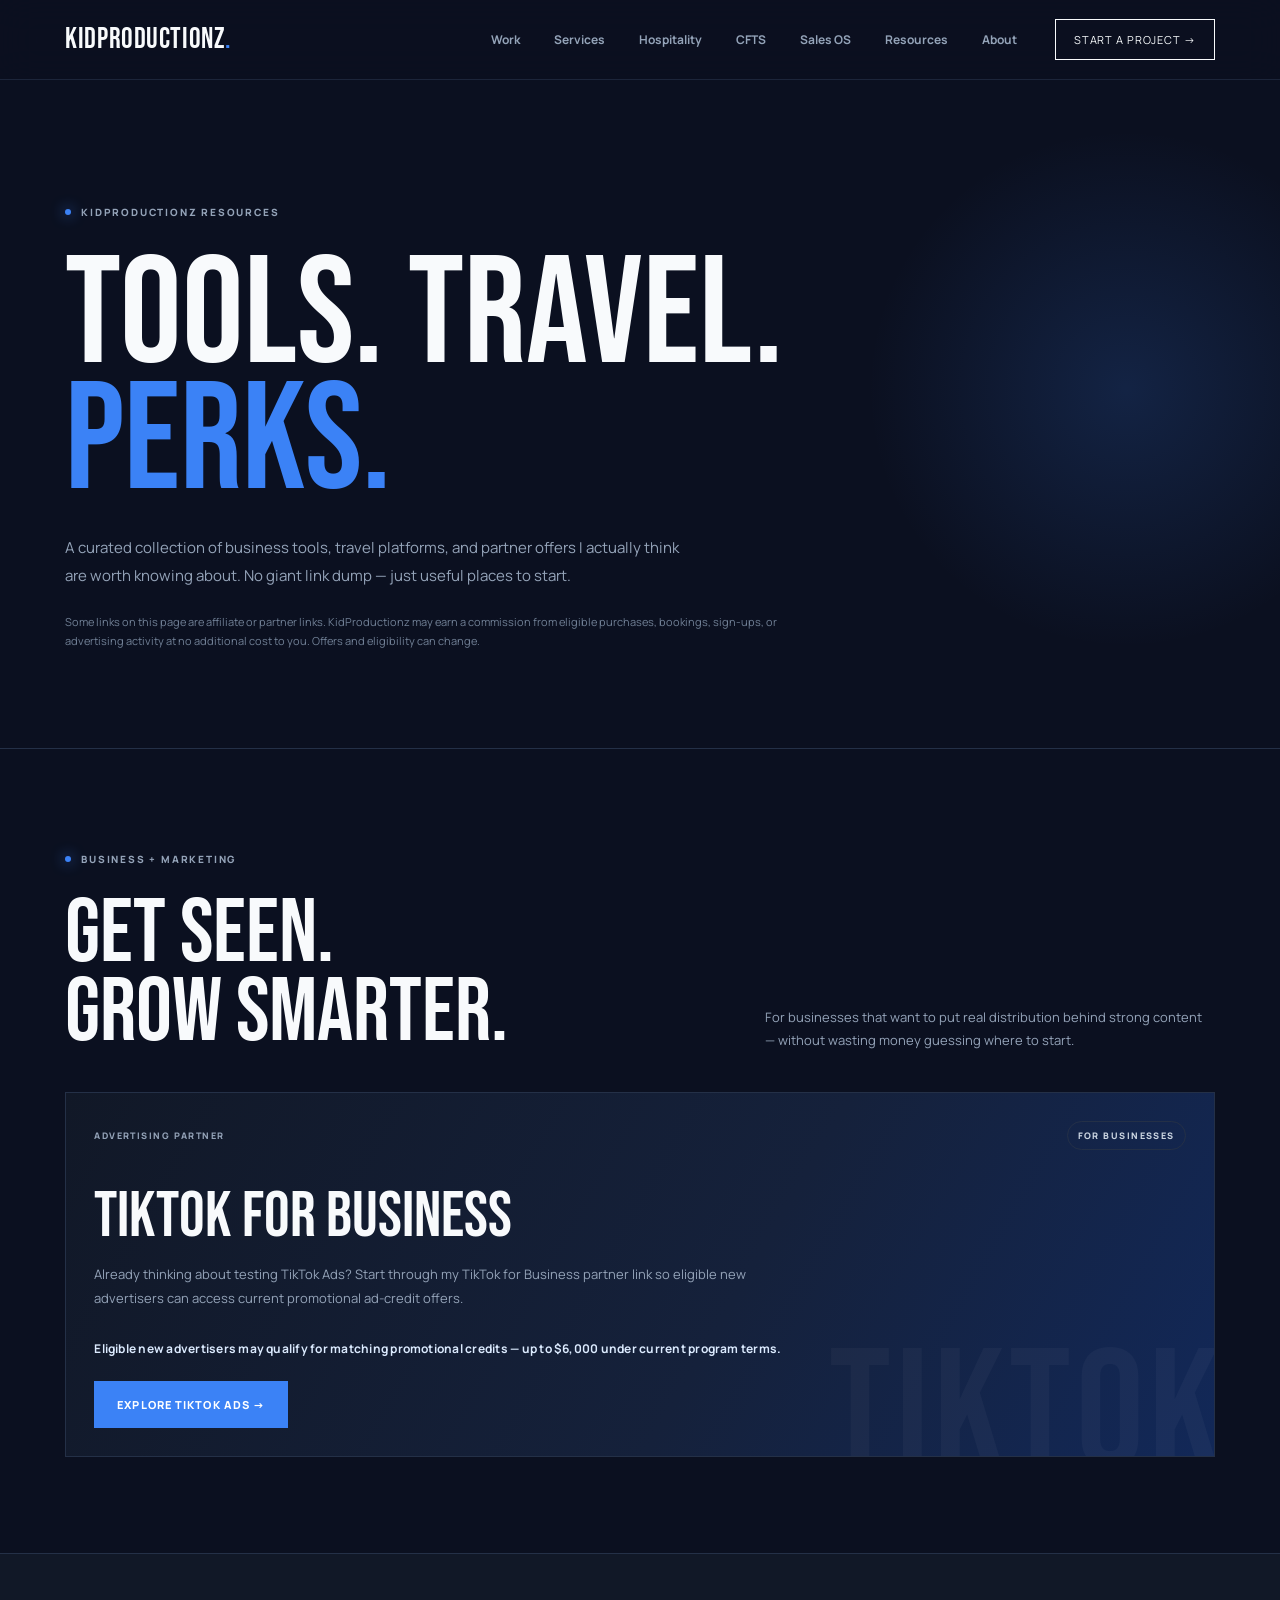
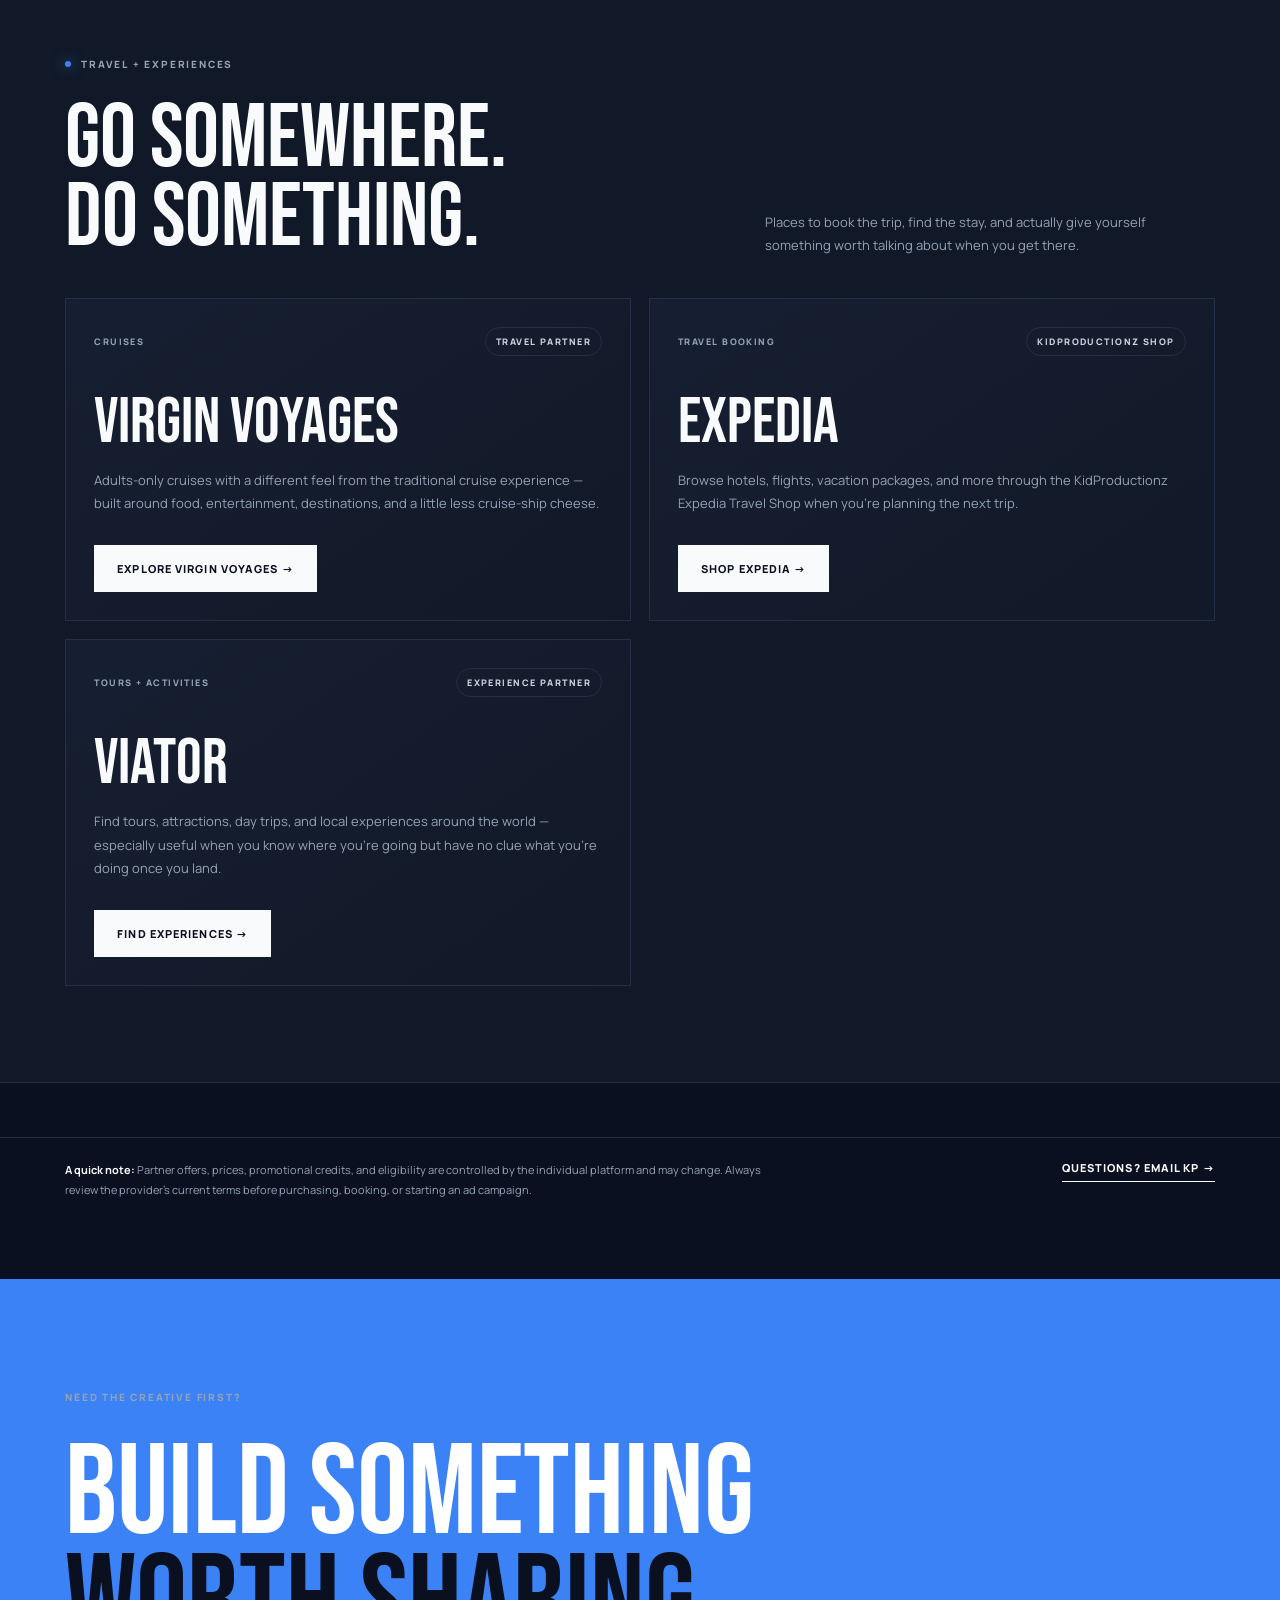
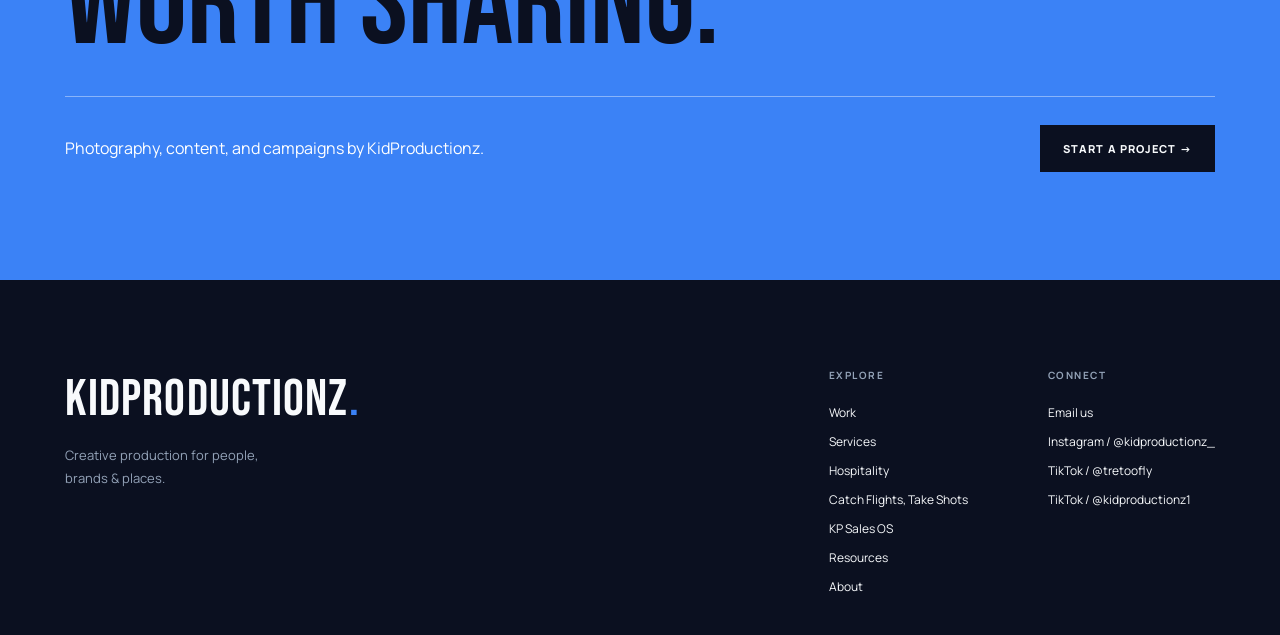
<file: resources/index.html>
<!doctype html>
<html lang="en">
<head>
  <meta charset="UTF-8" />
  <meta name="viewport" content="width=device-width, initial-scale=1.0" />
  <meta name="description" content="A curated collection of business, travel, and creator resources from KidProductionz." />
  <title>Resources — KidProductionz</title>
  <link rel="stylesheet" href="../styles.css" />
  <style>
    .resources-hero{padding:118px 0 86px;border-bottom:1px solid var(--border);position:relative;overflow:hidden}
    .resources-hero:after{content:'';position:absolute;right:-9%;top:6%;width:42vw;height:42vw;max-width:620px;max-height:620px;border-radius:50%;background:radial-gradient(circle,rgba(59,130,246,.17),rgba(59,130,246,0) 68%);pointer-events:none}
    .resources-hero h1{font-family:var(--display);font-size:clamp(86px,12vw,180px);font-weight:400;line-height:.82;margin:34px 0 28px;max-width:1100px;position:relative;z-index:1}
    .resources-hero h1 em{font-style:normal;color:var(--blue)}
    .resources-hero p{max-width:620px;color:var(--muted);font-size:15px;line-height:1.85;position:relative;z-index:1}
    .resources-hero .disclosure-top{font-size:11px;line-height:1.7;margin-top:24px;max-width:720px;color:#718096}

    .resources-section{padding:96px 0;border-bottom:1px solid var(--border)}
    .resources-section.alt{background:var(--surface)}
    .resources-head{display:grid;grid-template-columns:1.15fr .85fr;gap:8%;align-items:end;margin-bottom:40px}
    .resources-head h2{font-family:var(--display);font-size:clamp(58px,7vw,104px);font-weight:400;line-height:.88;margin:28px 0 0}
    .resources-head p{color:var(--muted);font-size:13px;line-height:1.8;margin:0;max-width:460px}

    .resource-grid{display:grid;grid-template-columns:repeat(2,minmax(0,1fr));gap:18px}
    .resource-card{border:1px solid var(--border);background:linear-gradient(145deg,rgba(23,32,51,.9),rgba(17,24,39,.92));padding:28px;min-height:315px;display:flex;flex-direction:column;position:relative;overflow:hidden;transition:transform .2s ease,border-color .2s ease}
    .resource-card:hover{transform:translateY(-4px);border-color:#3b82f6}
    .resource-card.featured{grid-column:1/-1;min-height:360px;background:linear-gradient(120deg,#111827 0%,#15213b 58%,#122858 100%)}
    .resource-card.featured:after{content:'TIKTOK';position:absolute;right:-10px;bottom:-28px;font-family:var(--display);font-size:170px;line-height:.8;color:rgba(255,255,255,.035);letter-spacing:.03em;pointer-events:none}
    .resource-kicker{display:flex;align-items:center;justify-content:space-between;gap:18px;margin-bottom:38px;text-transform:uppercase;font-size:9px;letter-spacing:.16em;color:var(--muted);font-weight:800}
    .resource-kicker span:last-child{border:1px solid var(--border);border-radius:999px;padding:7px 10px;color:#cbd5e1}
    .resource-card h3{font-family:var(--display);font-size:clamp(48px,5vw,78px);font-weight:400;line-height:.92;margin:0 0 16px;max-width:700px}
    .resource-card p{color:var(--muted);font-size:13px;line-height:1.8;max-width:660px;margin:0 0 30px}
    .resource-card .resource-benefit{color:#dbeafe;font-size:12px;font-weight:700;letter-spacing:.02em;margin-bottom:24px}
    .resource-card .button{margin-top:auto;align-self:flex-start;position:relative;z-index:2}
    .resource-card.featured .button{background:var(--blue);border-color:var(--blue);color:white}

    .resources-note{padding:54px 0 80px}
    .resources-note-inner{border-top:1px solid var(--border);padding-top:22px;display:flex;justify-content:space-between;gap:40px;align-items:flex-start}
    .resources-note p{margin:0;color:var(--muted);font-size:11px;line-height:1.75;max-width:720px}
    .resources-note a{font-size:11px;font-weight:800;text-transform:uppercase;letter-spacing:.1em;border-bottom:1px solid currentColor;padding-bottom:6px}

    @media(max-width:900px){
      .resources-head{grid-template-columns:1fr;gap:24px}
      .resource-grid{grid-template-columns:1fr}
      .resource-card.featured{grid-column:auto}
      .resources-note-inner{flex-direction:column}
    }
    @media(max-width:640px){
      .resources-hero{padding:82px 0 64px}
      .resources-hero h1{font-size:clamp(72px,21vw,112px)}
      .resources-section{padding:72px 0}
      .resources-head h2{font-size:62px}
      .resource-card,.resource-card.featured{min-height:0;padding:23px}
      .resource-kicker{margin-bottom:28px}
      .resource-card h3{font-size:54px}
      .resource-card .button{width:100%}
      .resource-card.featured:after{font-size:100px;bottom:-15px}
    }
  </style>
</head>
<body>
  <header class="site-header">
    <a class="wordmark" href="../">KID<span>PRODUCTIONZ</span><i>.</i></a>
    <nav class="desktop-nav">
      <a href="../work/">Work</a><a href="../services/">Services</a><a href="../hospitality/">Hospitality</a><a href="../catch-flights-take-shots/">CFTS</a><a href="../sales-os/">Sales OS</a><a href="./">Resources</a><a href="../about/">About</a>
    </nav>
    <a class="header-cta" href="../start-project/">Start a Project →</a>
    <button class="menu-toggle" aria-label="Open navigation">☰</button>
  </header>
  <nav class="mobile-nav" hidden>
    <a href="../work/">Work</a><a href="../services/">Services</a><a href="../hospitality/">Hospitality</a><a href="../catch-flights-take-shots/">Catch Flights, Take Shots</a><a href="../sales-os/">KP Sales OS</a><a href="./">Resources</a><a href="../about/">About</a><a href="../start-project/">Start a Project</a>
  </nav>

  <main>
    <section class="resources-hero">
      <div class="content-wrap">
        <span class="eyebrow"><span class="blue-dot"></span>KidProductionz resources</span>
        <h1>TOOLS. TRAVEL.<br><em>PERKS.</em></h1>
        <p>A curated collection of business tools, travel platforms, and partner offers I actually think are worth knowing about. No giant link dump — just useful places to start.</p>
        <p class="disclosure-top">Some links on this page are affiliate or partner links. KidProductionz may earn a commission from eligible purchases, bookings, sign-ups, or advertising activity at no additional cost to you. Offers and eligibility can change.</p>
      </div>
    </section>

    <section class="resources-section">
      <div class="content-wrap">
        <div class="resources-head">
          <div><span class="eyebrow"><span class="blue-dot"></span>Business + marketing</span><h2>GET SEEN.<br>GROW SMARTER.</h2></div>
          <p>For businesses that want to put real distribution behind strong content — without wasting money guessing where to start.</p>
        </div>
        <div class="resource-grid">
          <article class="resource-card featured">
            <div class="resource-kicker"><span>Advertising partner</span><span>For businesses</span></div>
            <h3>TIKTOK FOR BUSINESS</h3>
            <p>Already thinking about testing TikTok Ads? Start through my TikTok for Business partner link so eligible new advertisers can access current promotional ad-credit offers.</p>
            <div class="resource-benefit">Eligible new advertisers may qualify for matching promotional credits — up to $6,000 under current program terms.</div>
            <a class="button primary" href="https://getstartedtiktok.partnerlinks.io/s5j2gsrjo0eg" target="_blank" rel="sponsored noopener">Explore TikTok Ads →</a>
          </article>
        </div>
      </div>
    </section>

    <section class="resources-section alt">
      <div class="content-wrap">
        <div class="resources-head">
          <div><span class="eyebrow"><span class="blue-dot"></span>Travel + experiences</span><h2>GO SOMEWHERE.<br>DO SOMETHING.</h2></div>
          <p>Places to book the trip, find the stay, and actually give yourself something worth talking about when you get there.</p>
        </div>
        <div class="resource-grid">
          <article class="resource-card">
            <div class="resource-kicker"><span>Cruises</span><span>Travel partner</span></div>
            <h3>VIRGIN VOYAGES</h3>
            <p>Adults-only cruises with a different feel from the traditional cruise experience — built around food, entertainment, destinations, and a little less cruise-ship cheese.</p>
            <a class="button primary" href="https://www.virginvoyages.com/book/voyage-planner/find-a-voyage?utm_source=ig&utm_medium=social&utm_content=link_in_bio&fbclid=PAZnRzaAUpY-1leHRuA2FlbQIxMQBwZG9mAmZkaWQWUPbNrKuVlU2L6jlI1_iAiNCf16uhL3NydGMGYXBwX2lkDzEyNDAyNDU3NDI4NzQxNAABpydVQgsIlg3KwwzqmHxUEz9Js7dZAxjO8TX6J1goNnCF3pgAkAYmMgYdDW5c_aem_o4H9sgDZUuyqQ-p2BGxY9Q&im_ref=zJ0RBZTPVxyZWmd3ncVaDWTvUkrwWhRFy27ORE0&sharedid=&irpid=7857236&irgwc=1&afsrc=1&currencyCode=USD" target="_blank" rel="sponsored noopener">Explore Virgin Voyages →</a>
          </article>

          <article class="resource-card">
            <div class="resource-kicker"><span>Travel booking</span><span>KidProductionz shop</span></div>
            <h3>EXPEDIA</h3>
            <p>Browse hotels, flights, vacation packages, and more through the KidProductionz Expedia Travel Shop when you're planning the next trip.</p>
            <a class="button primary" href="https://expedia.com/shop/kid-productionz" target="_blank" rel="sponsored noopener">Shop Expedia →</a>
          </article>

          <article class="resource-card">
            <div class="resource-kicker"><span>Tours + activities</span><span>Experience partner</span></div>
            <h3>VIATOR</h3>
            <p>Find tours, attractions, day trips, and local experiences around the world — especially useful when you know where you're going but have no clue what you're doing once you land.</p>
            <a class="button primary" href="https://www.viator.com/?m=63915&nid=VR.416fec6c-4a9e-46ac-9b86-82ed75ac7a01.VT_EMAIL_UPA&pid=P00322567&mcid=42383&medium=link&medium_version=selector&campaign=Campaign" target="_blank" rel="sponsored noopener">Find Experiences →</a>
          </article>
        </div>
      </div>
    </section>

    <section class="resources-note">
      <div class="content-wrap resources-note-inner">
        <p><strong style="color:var(--text)">A quick note:</strong> Partner offers, prices, promotional credits, and eligibility are controlled by the individual platform and may change. Always review the provider's current terms before purchasing, booking, or starting an ad campaign.</p>
        <a href="mailto:kid.productionz1@gmail.com">Questions? Email KP →</a>
      </div>
    </section>

    <section class="project-cta"><div class="content-wrap"><span class="eyebrow">Need the creative first?</span><h2>BUILD SOMETHING<br><em>WORTH SHARING.</em></h2><div class="cta-bottom"><p>Photography, content, and campaigns by KidProductionz.</p><a class="button dark" href="../start-project/">Start a Project →</a></div></div></section>
  </main>

  <footer class="site-footer content-wrap"><div><a class="footer-wordmark" href="../">KIDPRODUCTIONZ<span>.</span></a><p>Creative production for people,<br>brands & places.</p></div><div class="footer-links"><div><b>Explore</b><a href="../work/">Work</a><a href="../services/">Services</a><a href="../hospitality/">Hospitality</a><a href="../catch-flights-take-shots/">Catch Flights, Take Shots</a><a href="../sales-os/">KP Sales OS</a><a href="./">Resources</a><a href="../about/">About</a></div><div><b>Connect</b><a href="mailto:kid.productionz1@gmail.com">Email us</a><a href="https://instagram.com/kidproductionz_">Instagram / @kidproductionz_</a><a href="https://tiktok.com/@tretoofly">TikTok / @tretoofly</a><a href="https://tiktok.com/@kidproductionz1">TikTok / @kidproductionz1</a></div></div></footer>
  <script src="../script.js"></script>
</body>
</html>
</file>
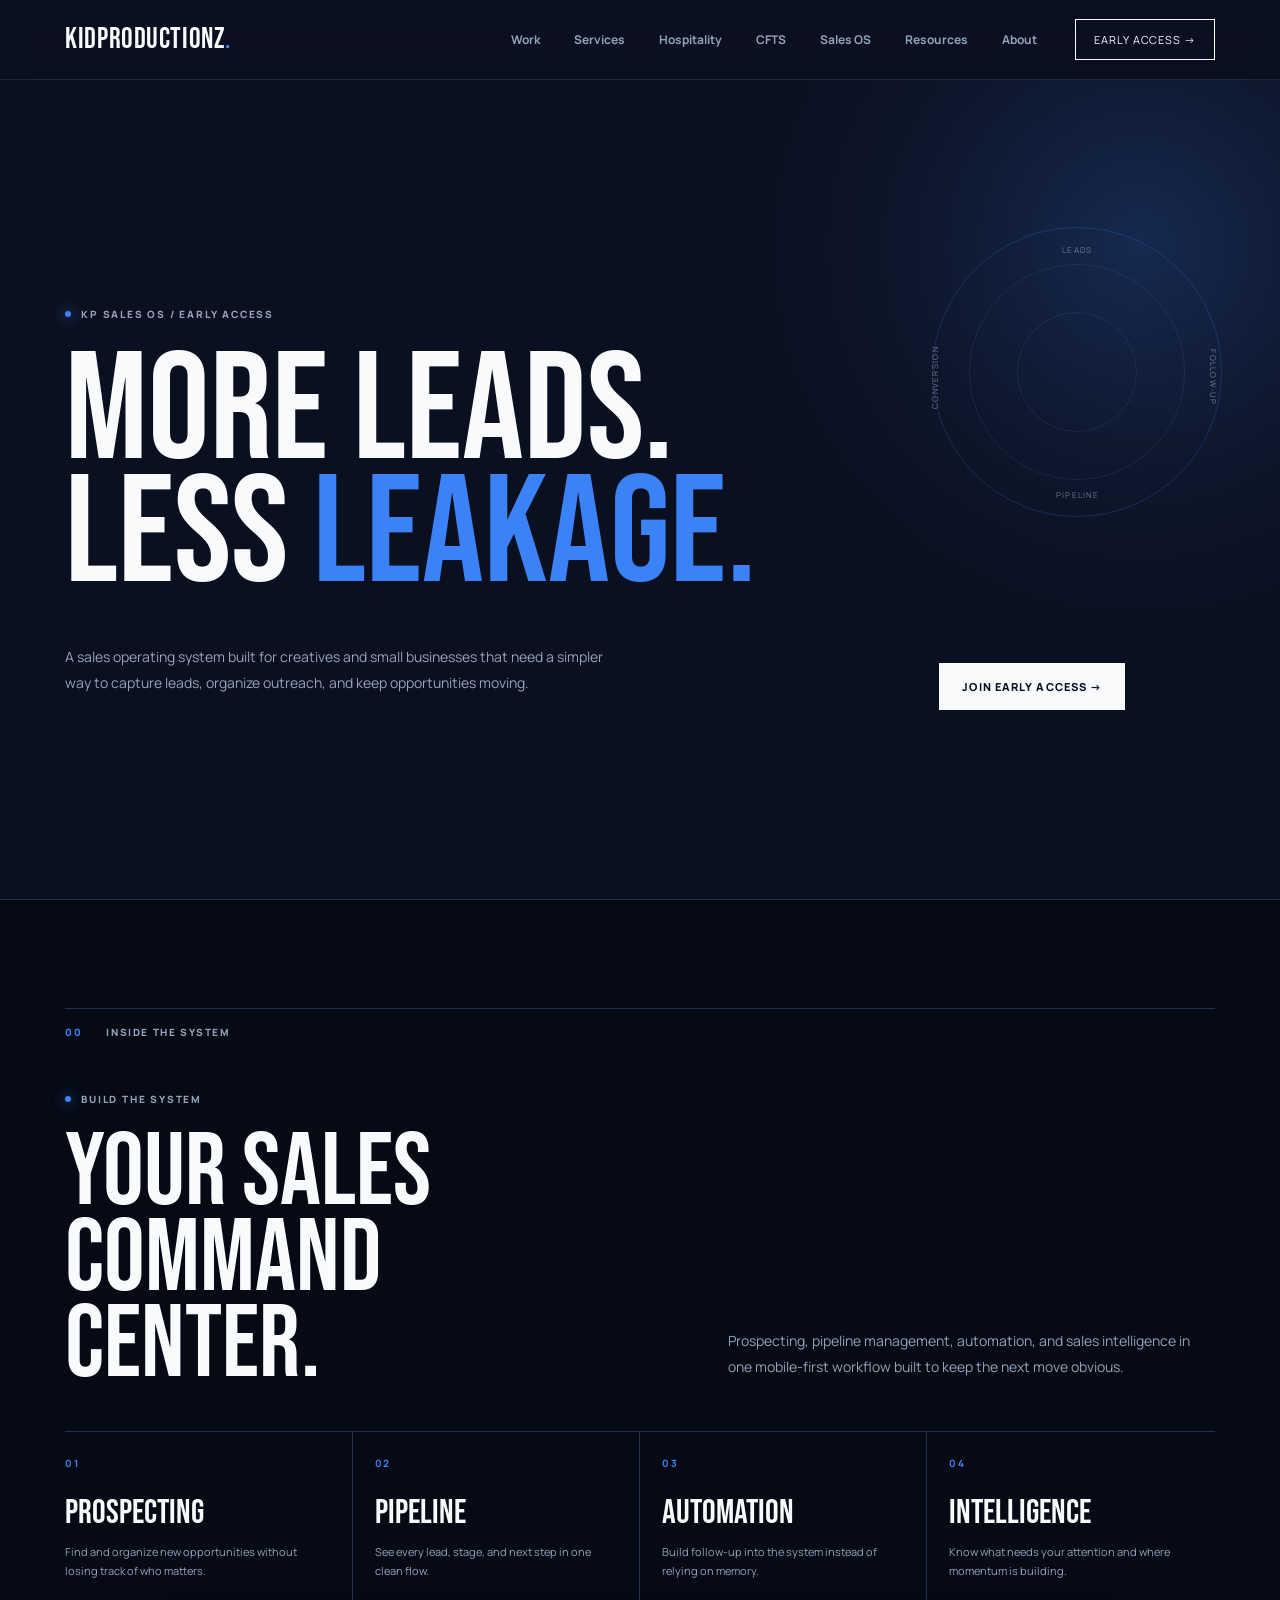
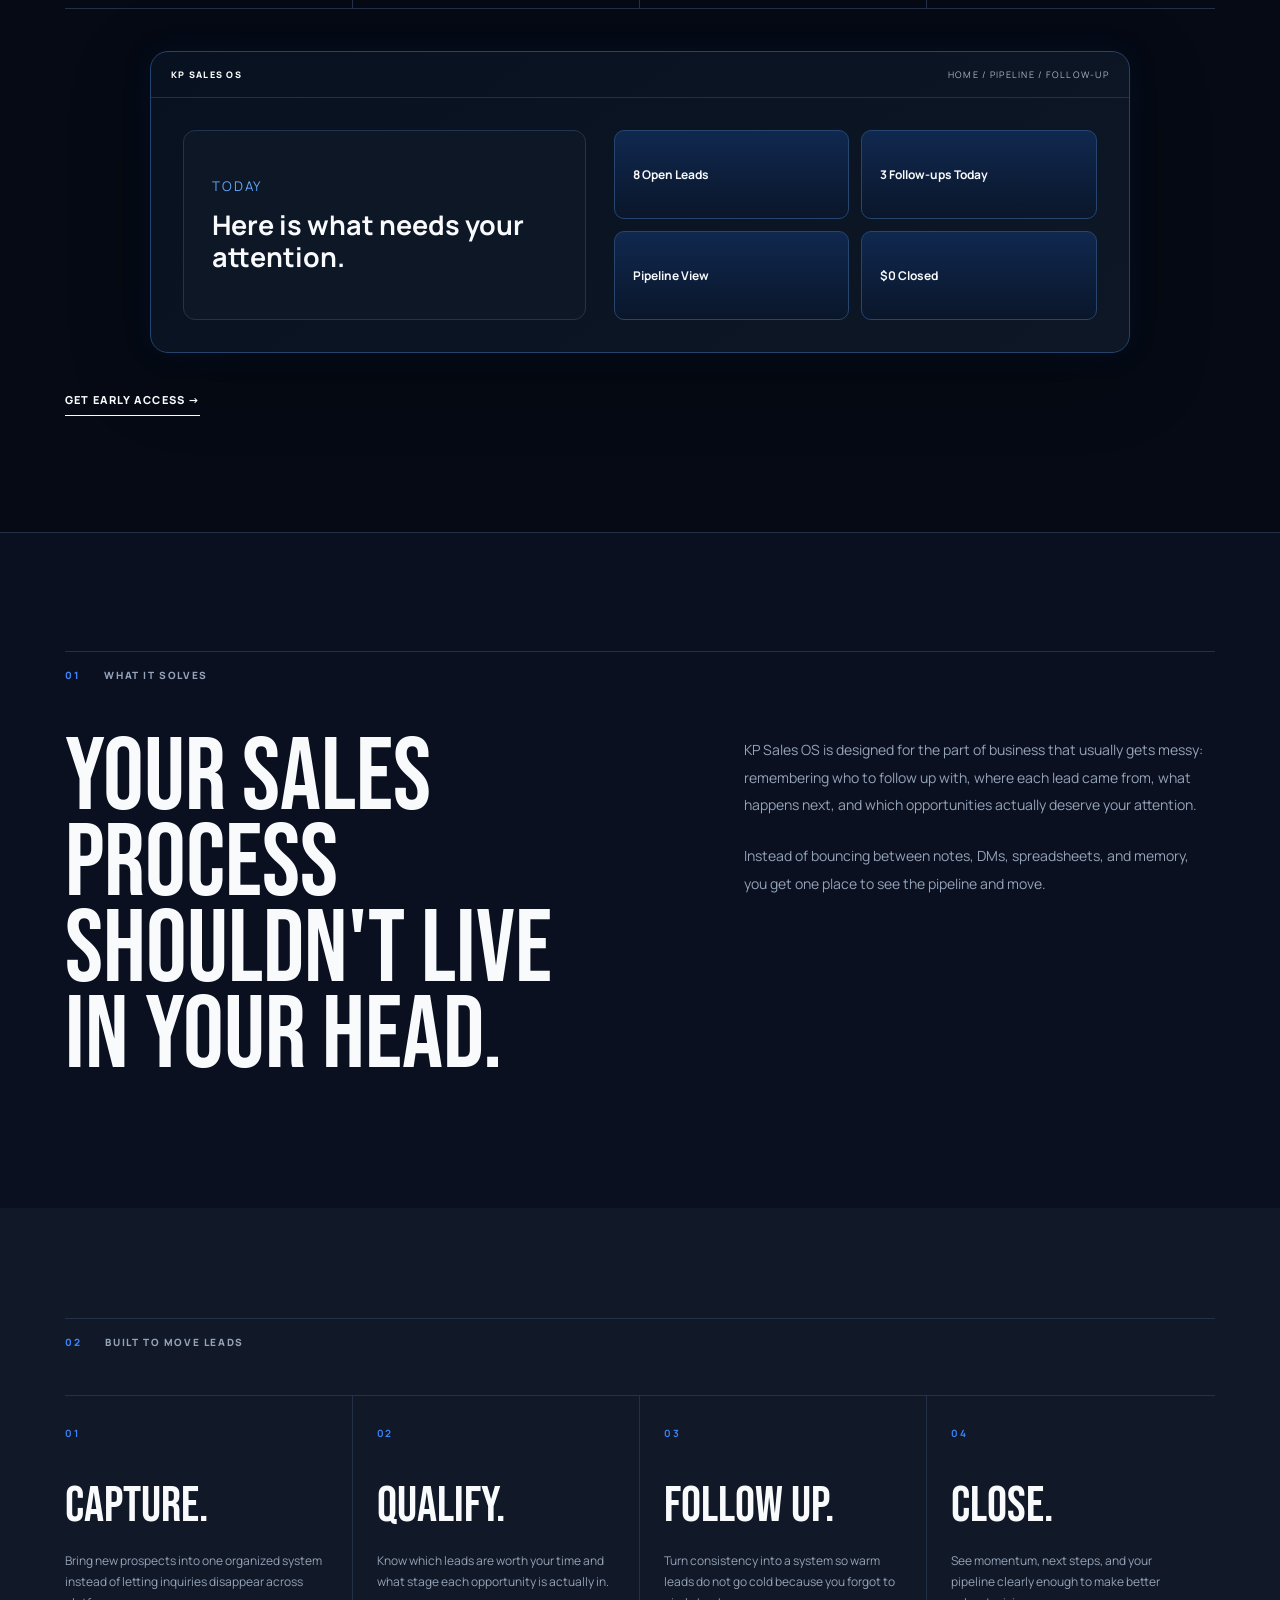
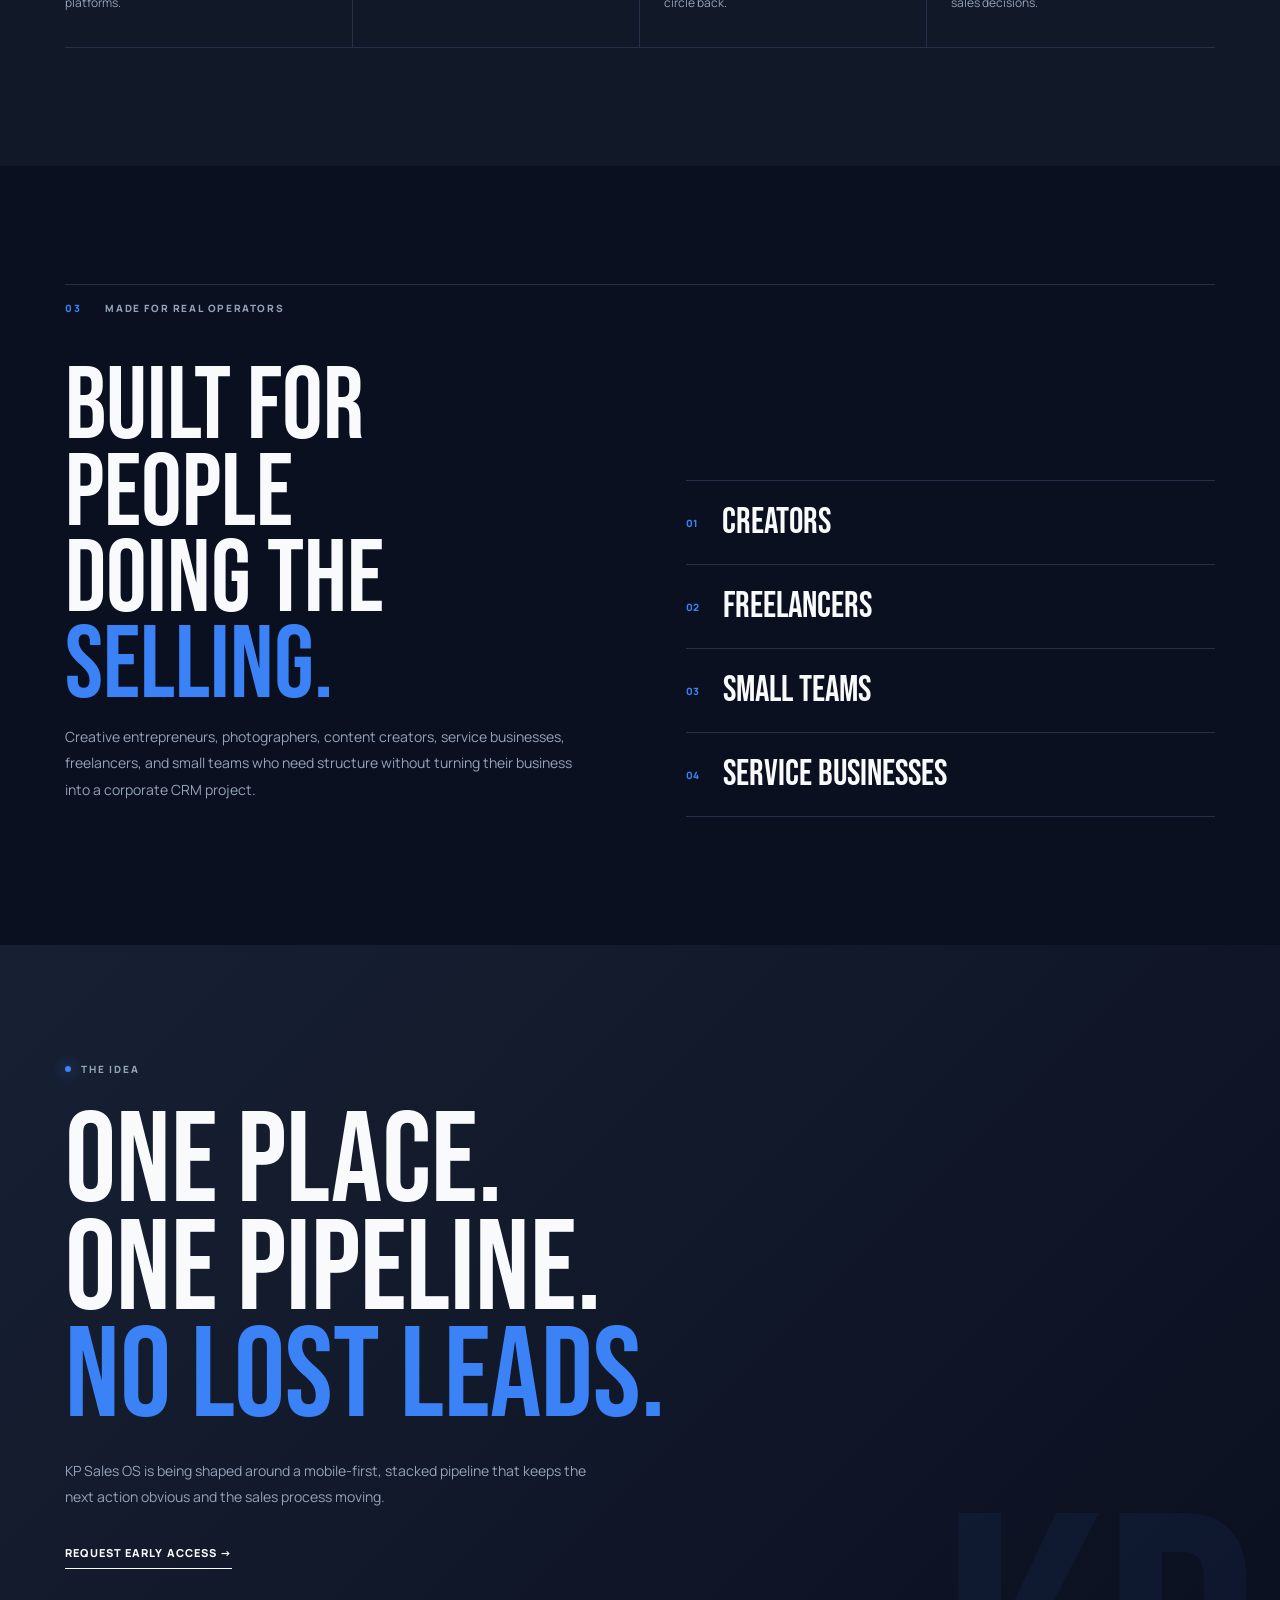
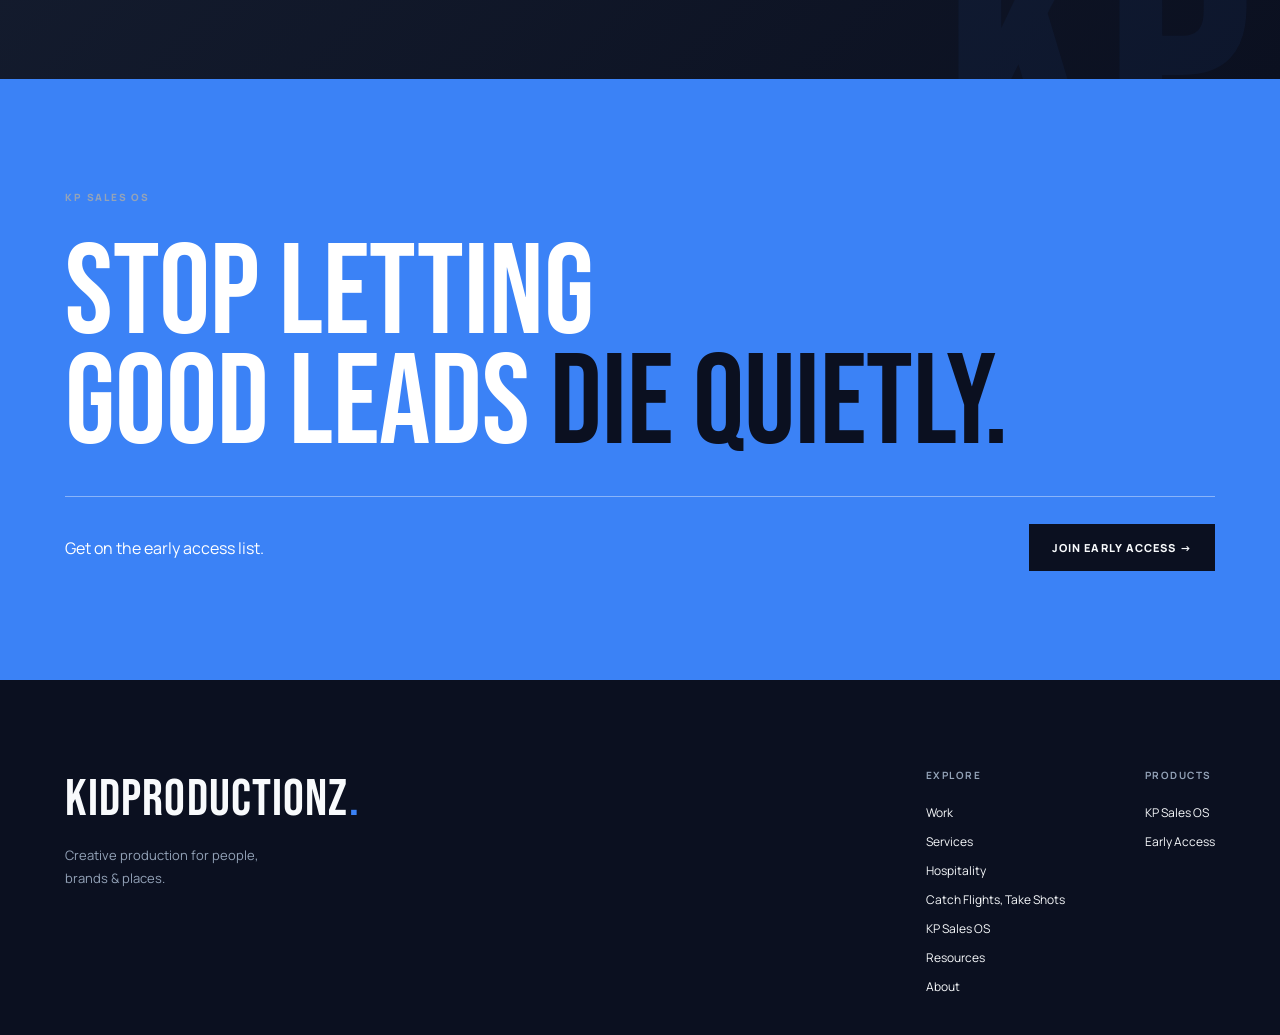
<file: sales-os/index.html>
<!doctype html><html lang="en"><head><meta charset="UTF-8"><meta name="viewport" content="width=device-width,initial-scale=1"><meta name="description" content="KP Sales OS is a lead acquisition and sales workflow system from KidProductionz, built to help creative businesses keep leads moving and follow up consistently."><title>KP Sales OS — KidProductionz</title><link rel="preconnect" href="https://fonts.googleapis.com"><link rel="preconnect" href="https://fonts.gstatic.com" crossorigin><link href="https://fonts.googleapis.com/css2?family=Bebas+Neue&family=Manrope:wght@400;500;600;700;800&display=swap" rel="stylesheet"><link rel="stylesheet" href="../styles.css"><link rel="stylesheet" href="sales-os.css?v=20260926-2"></head><body class="sales-os-page"><header class="site-header"><a class="wordmark" href="../">KID<span>PRODUCTIONZ</span><i>.</i></a><nav class="desktop-nav"><a href="../work/">Work</a><a href="../services/">Services</a><a href="../hospitality/">Hospitality</a><a href="../catch-flights-take-shots/">CFTS</a><a href="./">Sales OS</a><a href="../about/">About</a></nav><a class="header-cta" target="_blank" rel="noopener" href="https://docs.google.com/forms/d/e/1FAIpQLSeLoPQWnJaIwFuz7oF6pIVUG3FxeTeEQsqaWGDjbD2rdHKgpg/viewform">Early Access →</a><button class="menu-toggle" aria-label="Open navigation">☰</button></header><nav class="mobile-nav" hidden><a href="../work/">Work</a><a href="../services/">Services</a><a href="../hospitality/">Hospitality</a><a href="../catch-flights-take-shots/">Catch Flights, Take Shots</a><a href="./">KP Sales OS</a><a href="../about/">About</a><a href="../start-project/">Start a Project</a><a target="_blank" rel="noopener" href="https://docs.google.com/forms/d/e/1FAIpQLSeLoPQWnJaIwFuz7oF6pIVUG3FxeTeEQsqaWGDjbD2rdHKgpg/viewform">Early Access</a></nav><main><section class="sales-hero"><div class="content-wrap sales-hero-inner"><div class="sales-kicker"><span class="blue-dot"></span>KP Sales OS / Early Access</div><h1>MORE LEADS.<br>LESS <span>LEAKAGE.</span></h1><div class="sales-hero-bottom"><p>A sales operating system built for creatives and small businesses that need a simpler way to capture leads, organize outreach, and keep opportunities moving.</p><a class="button primary" target="_blank" rel="noopener" href="https://docs.google.com/forms/d/e/1FAIpQLSeLoPQWnJaIwFuz7oF6pIVUG3FxeTeEQsqaWGDjbD2rdHKgpg/viewform">Join Early Access →</a></div></div><div class="sales-orbit"><span>LEADS</span><span>FOLLOW-UP</span><span>PIPELINE</span><span>CONVERSION</span></div></section><section class="sales-showcase"><div class="content-wrap"><div class="section-label"><span>00</span><span>Inside the system</span></div><div class="sales-showcase-head"><div><span class="eyebrow"><span class="blue-dot"></span>Build the system</span><h2>YOUR SALES<br>COMMAND CENTER.</h2></div><p>Prospecting, pipeline management, automation, and sales intelligence in one mobile-first workflow built to keep the next move obvious.</p></div><div class="system-grid"><article><b>01</b><h3>PROSPECTING</h3><p>Find and organize new opportunities without losing track of who matters.</p></article><article><b>02</b><h3>PIPELINE</h3><p>See every lead, stage, and next step in one clean flow.</p></article><article><b>03</b><h3>AUTOMATION</h3><p>Build follow-up into the system instead of relying on memory.</p></article><article><b>04</b><h3>INTELLIGENCE</h3><p>Know what needs your attention and where momentum is building.</p></article></div><div class="system-screen"><div class="system-screen-top"><span>KP SALES OS</span><span>HOME / PIPELINE / FOLLOW-UP</span></div><div class="system-screen-body"><div class="system-alert"><small>TODAY</small><strong>Here is what needs your attention.</strong></div><div class="system-actions"><span>8 Open Leads</span><span>3 Follow-ups Today</span><span>Pipeline View</span><span>$0 Closed</span></div></div></div><a class="text-link" target="_blank" rel="noopener" href="https://docs.google.com/forms/d/e/1FAIpQLSeLoPQWnJaIwFuz7oF6pIVUG3FxeTeEQsqaWGDjbD2rdHKgpg/viewform">Get Early Access →</a></div></section><section class="section content-wrap"><div class="section-label"><span>01</span><span>What it solves</span></div><div class="sales-split"><h2>YOUR SALES PROCESS<br>SHOULDN'T LIVE<br>IN YOUR HEAD.</h2><div><p>KP Sales OS is designed for the part of business that usually gets messy: remembering who to follow up with, where each lead came from, what happens next, and which opportunities actually deserve your attention.</p><p>Instead of bouncing between notes, DMs, spreadsheets, and memory, you get one place to see the pipeline and move.</p></div></div></section><section class="sales-features"><div class="content-wrap"><div class="section-label"><span>02</span><span>Built to move leads</span></div><div class="sales-feature-grid"><article><b>01</b><h3>CAPTURE.</h3><p>Bring new prospects into one organized system instead of letting inquiries disappear across platforms.</p></article><article><b>02</b><h3>QUALIFY.</h3><p>Know which leads are worth your time and what stage each opportunity is actually in.</p></article><article><b>03</b><h3>FOLLOW UP.</h3><p>Turn consistency into a system so warm leads do not go cold because you forgot to circle back.</p></article><article><b>04</b><h3>CLOSE.</h3><p>See momentum, next steps, and your pipeline clearly enough to make better sales decisions.</p></article></div></div></section><section class="section content-wrap"><div class="section-label"><span>03</span><span>Made for real operators</span></div><div class="sales-audience"><div class="sales-audience-copy"><h2>BUILT FOR PEOPLE<br>DOING THE <em>SELLING.</em></h2><p>Creative entrepreneurs, photographers, content creators, service businesses, freelancers, and small teams who need structure without turning their business into a corporate CRM project.</p></div><div class="sales-stack"><div><span>01</span><b>CREATORS</b></div><div><span>02</span><b>FREELANCERS</b></div><div><span>03</span><b>SMALL TEAMS</b></div><div><span>04</span><b>SERVICE BUSINESSES</b></div></div></div></section><section class="sales-preview"><div class="content-wrap"><span class="eyebrow"><span class="blue-dot"></span>The idea</span><h2>ONE PLACE.<br>ONE PIPELINE.<br><em>NO LOST LEADS.</em></h2><p>KP Sales OS is being shaped around a mobile-first, stacked pipeline that keeps the next action obvious and the sales process moving.</p><a class="text-link" target="_blank" rel="noopener" href="https://docs.google.com/forms/d/e/1FAIpQLSeLoPQWnJaIwFuz7oF6pIVUG3FxeTeEQsqaWGDjbD2rdHKgpg/viewform">Request Early Access →</a></div></section><section class="project-cta"><div class="content-wrap"><span class="eyebrow">KP Sales OS</span><h2>STOP LETTING<br>GOOD LEADS <em>DIE QUIETLY.</em></h2><div class="cta-bottom"><p>Get on the early access list.</p><a class="button dark" target="_blank" rel="noopener" href="https://docs.google.com/forms/d/e/1FAIpQLSeLoPQWnJaIwFuz7oF6pIVUG3FxeTeEQsqaWGDjbD2rdHKgpg/viewform">Join Early Access →</a></div></div></section></main><footer class="site-footer content-wrap"><div><a class="footer-wordmark" href="../">KIDPRODUCTIONZ<span>.</span></a><p>Creative production for people,<br>brands & places.</p></div><div class="footer-links"><div><b>Explore</b><a href="../work/">Work</a><a href="../services/">Services</a><a href="../hospitality/">Hospitality</a><a href="../catch-flights-take-shots/">Catch Flights, Take Shots</a><a href="./">KP Sales OS</a><a href="../about/">About</a></div><div><b>Products</b><a href="./">KP Sales OS</a><a target="_blank" rel="noopener" href="https://docs.google.com/forms/d/e/1FAIpQLSeLoPQWnJaIwFuz7oF6pIVUG3FxeTeEQsqaWGDjbD2rdHKgpg/viewform">Early Access</a></div></div></footer><script src="../script.js"></script></body></html>
</file>
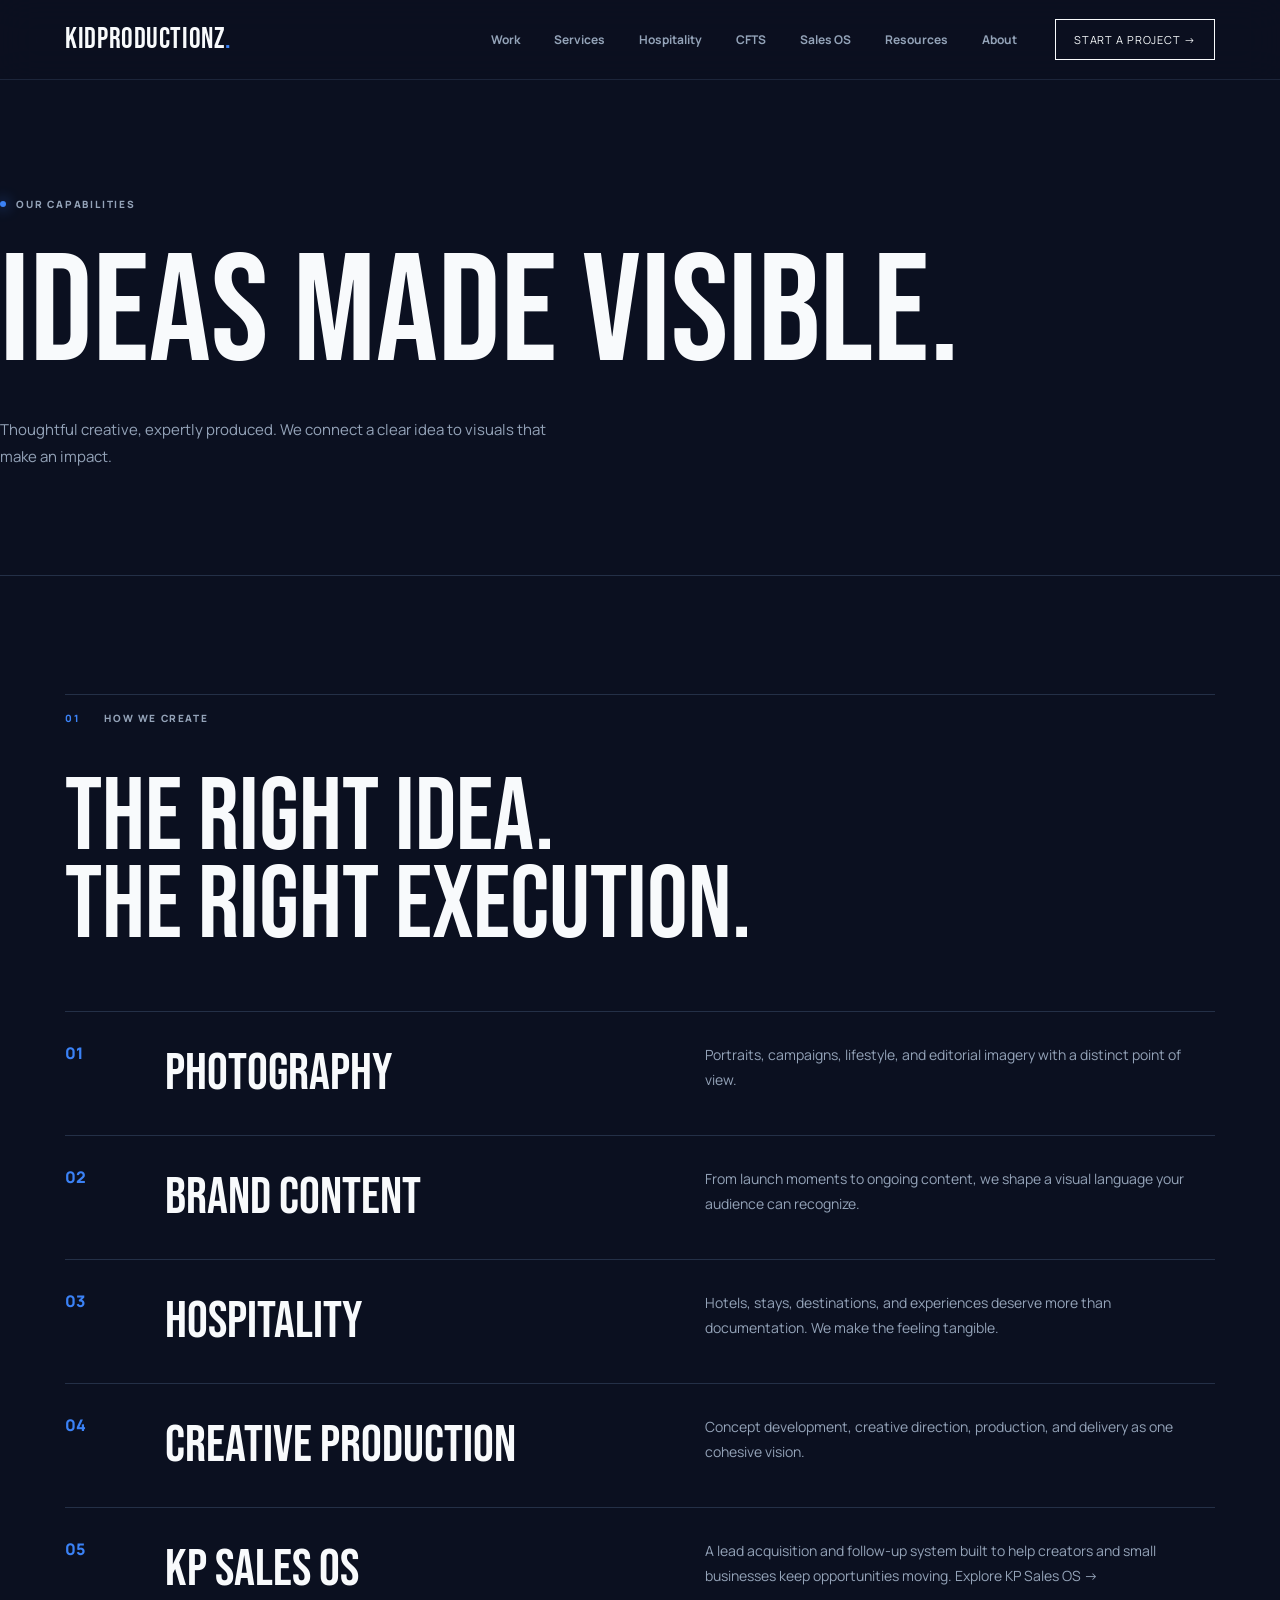
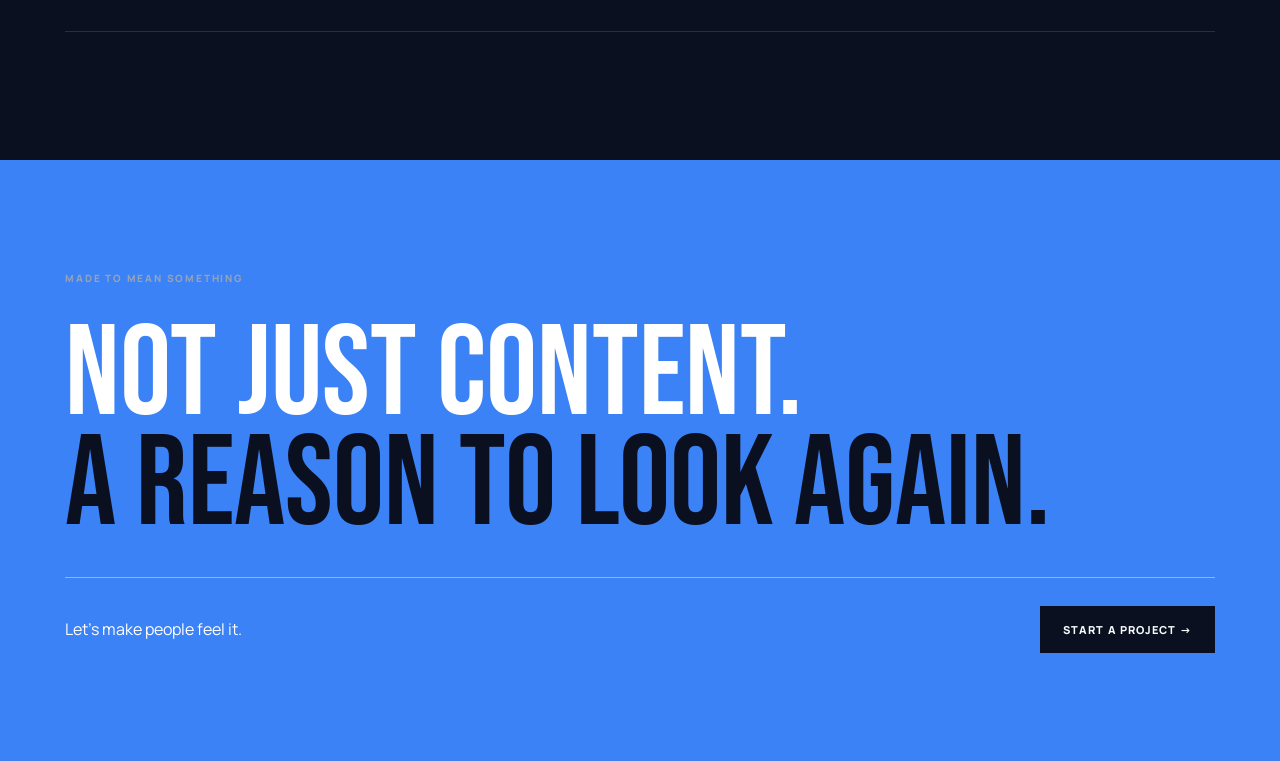
<file: services/index.html>
<!doctype html><html><head><meta charset="UTF-8"><meta name="viewport" content="width=device-width,initial-scale=1"><title>Services — KidProductionz</title><link rel="stylesheet" href="../styles.css"></head><body><header class="site-header"><a class="wordmark" href="../">KID<span>PRODUCTIONZ</span><i>.</i></a><nav class="desktop-nav"><a href="../work/">Work</a><a href="./">Services</a><a href="../hospitality/">Hospitality</a><a href="../catch-flights-take-shots/">CFTS</a><a href="../sales-os/">Sales OS</a><a href="../about/">About</a></nav><a class="header-cta" href="../start-project/">Start a Project →</a><button class="menu-toggle" aria-label="Open navigation">☰</button></header><nav class="mobile-nav" hidden><a href="../work/">Work</a><a href="./">Services</a><a href="../hospitality/">Hospitality</a><a href="../catch-flights-take-shots/">Catch Flights, Take Shots</a><a href="../sales-os/">KP Sales OS</a><a href="../about/">About</a><a href="../start-project/">Start a Project</a></nav><main><section class="page-intro content-wrap"><span class="eyebrow"><span class="blue-dot"></span>Our capabilities</span><h1>IDEAS MADE VISIBLE.</h1><p>Thoughtful creative, expertly produced. We connect a clear idea to visuals that make an impact.</p></section><section class="section content-wrap"><div class="section-label"><span>01</span><span>How we create</span></div><div class="section-lead"><h2>THE RIGHT IDEA.<br>THE RIGHT EXECUTION.</h2></div><div class="detail-list"><div class="detail-row"><span>01</span><h3>Photography</h3><p>Portraits, campaigns, lifestyle, and editorial imagery with a distinct point of view.</p></div><div class="detail-row"><span>02</span><h3>Brand Content</h3><p>From launch moments to ongoing content, we shape a visual language your audience can recognize.</p></div><div class="detail-row"><span>03</span><h3>Hospitality</h3><p>Hotels, stays, destinations, and experiences deserve more than documentation. We make the feeling tangible.</p></div><div class="detail-row"><span>04</span><h3>Creative Production</h3><p>Concept development, creative direction, production, and delivery as one cohesive vision.</p></div><a class="detail-row" href="../sales-os/"><span>05</span><h3>KP Sales OS</h3><p>A lead acquisition and follow-up system built to help creators and small businesses keep opportunities moving. Explore KP Sales OS →</p></a></div></section><section class="project-cta"><div class="content-wrap"><span class="eyebrow">Made to mean something</span><h2>NOT JUST CONTENT.<br><em>A REASON TO LOOK AGAIN.</em></h2><div class="cta-bottom"><p>Let’s make people feel it.</p><a class="button dark" href="../start-project/">Start a Project →</a></div></div></section></main><script src="../script.js"></script></body></html>
</file>
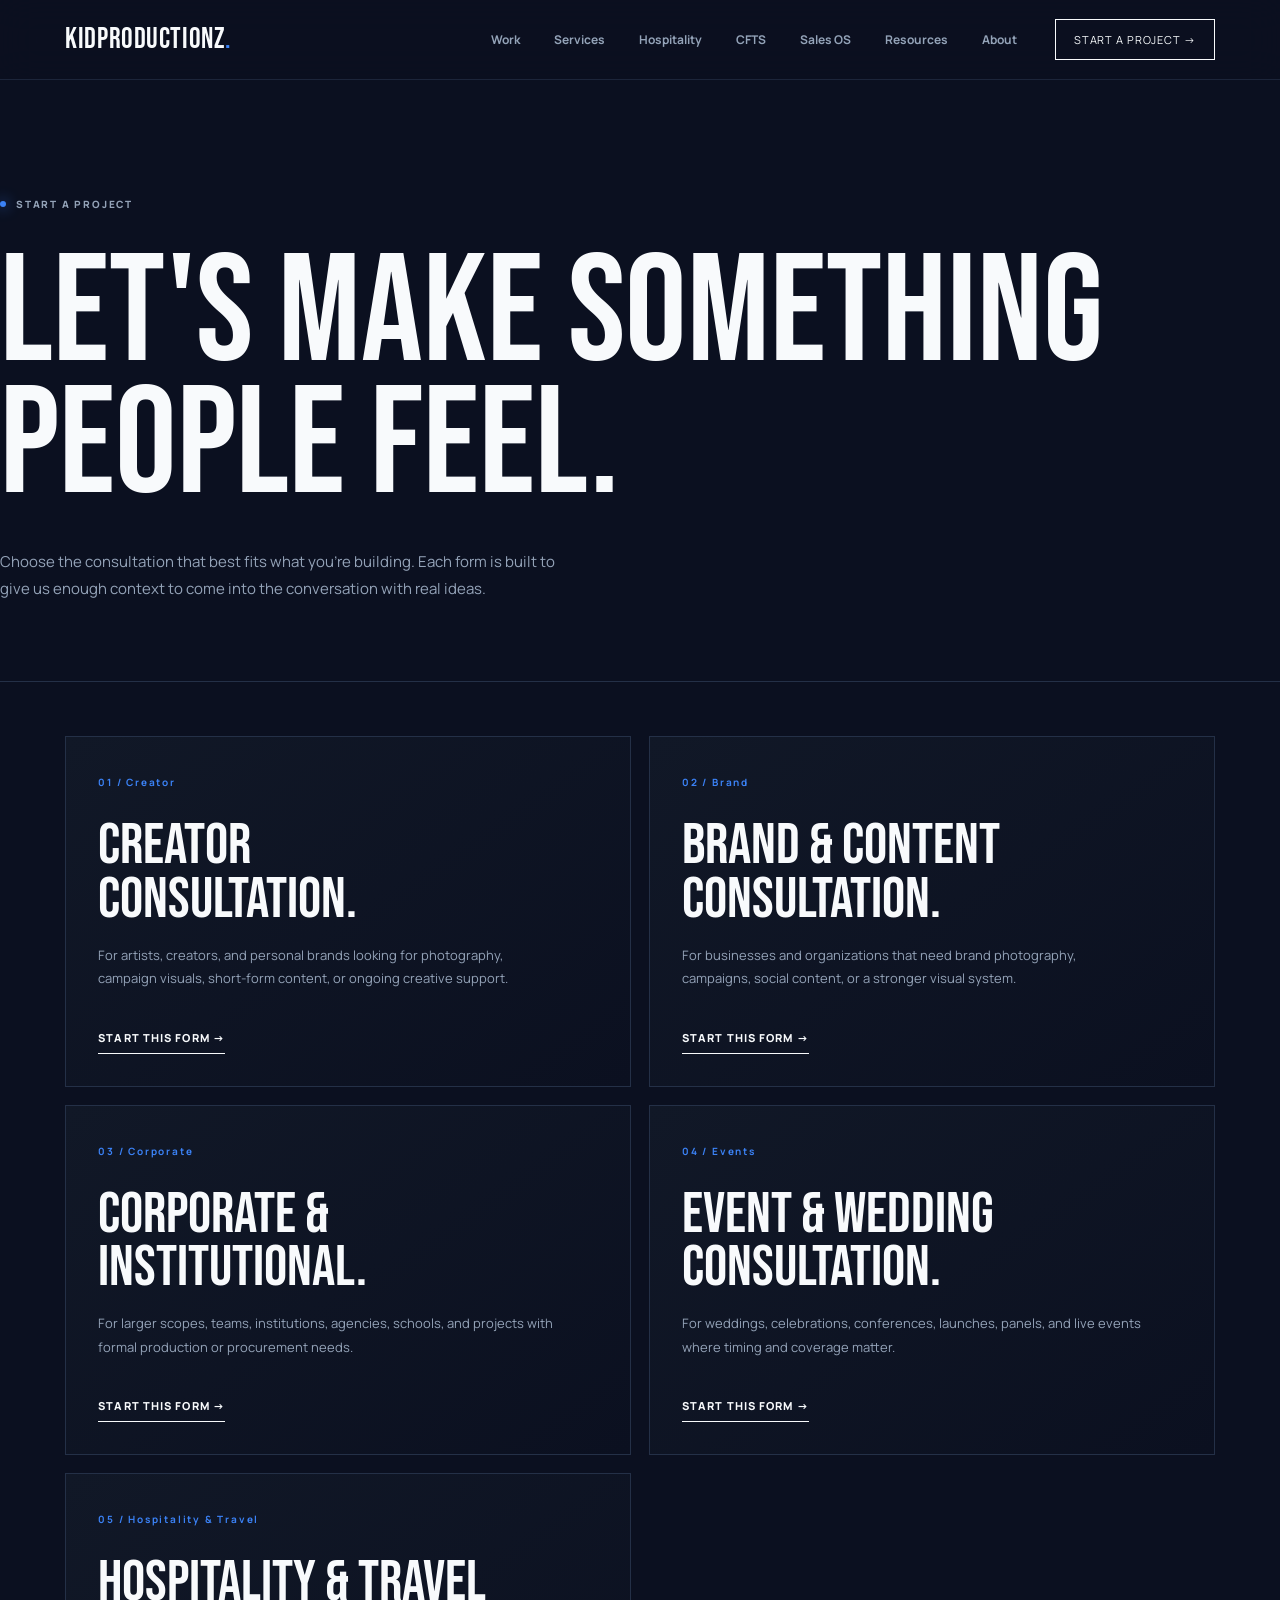
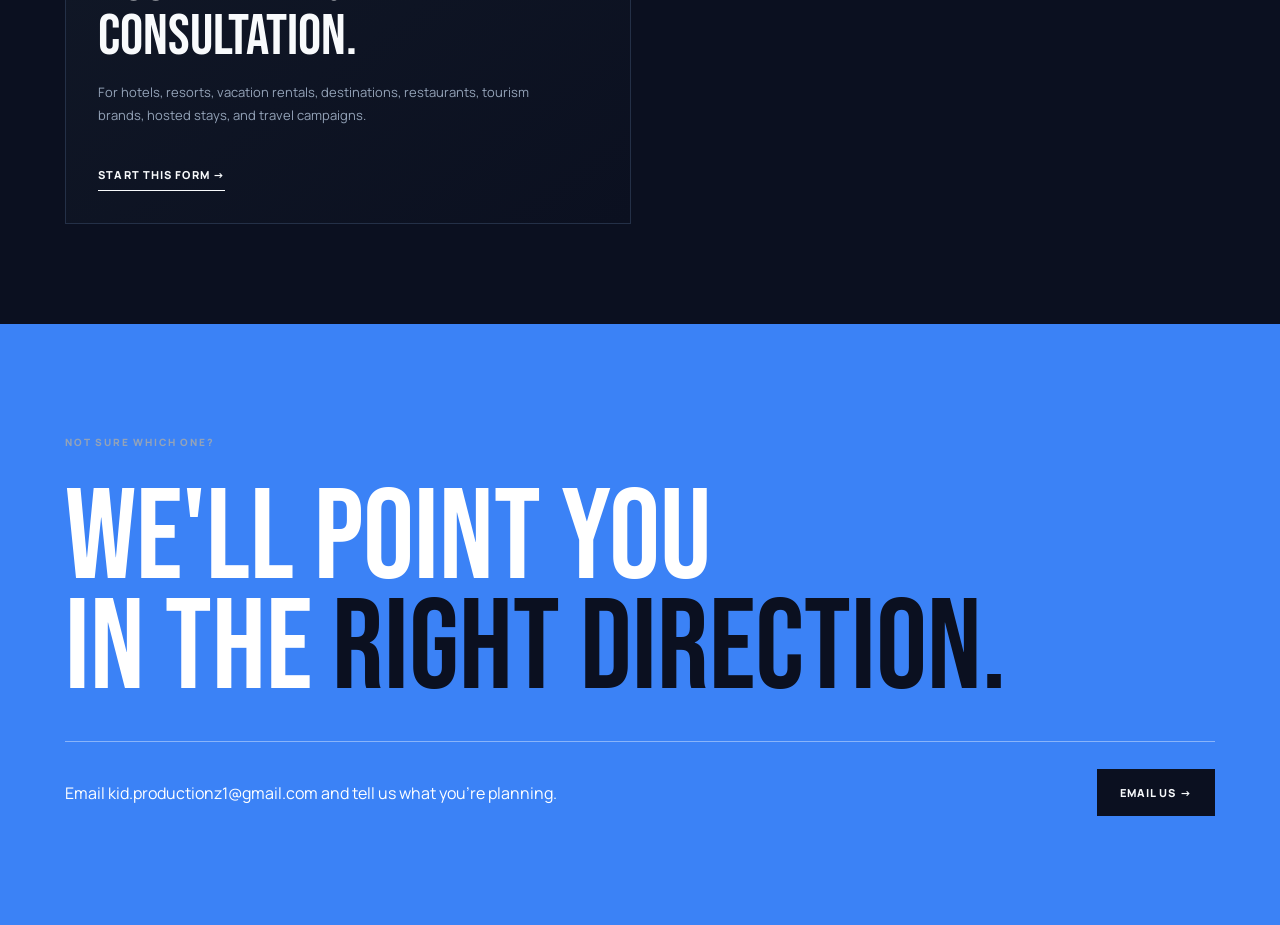
<file: start-project/index.html>
<!doctype html><html><head><meta charset="UTF-8"><meta name="viewport" content="width=device-width,initial-scale=1"><title>Start a Project — KidProductionz</title><link rel="stylesheet" href="../styles.css"><link rel="stylesheet" href="../consult/consult.css"></head><body class="consult-page"><header class="site-header"><a class="wordmark" href="../">KID<span>PRODUCTIONZ</span><i>.</i></a><nav class="desktop-nav"><a href="../work/">Work</a><a href="../services/">Services</a><a href="../hospitality/">Hospitality</a><a href="../catch-flights-take-shots/">CFTS</a><a href="../sales-os/">Sales OS</a><a href="../about/">About</a></nav><a class="header-cta" href="./">Start a Project →</a><button class="menu-toggle" aria-label="Open navigation">☰</button></header><nav class="mobile-nav" hidden><a href="../work/">Work</a><a href="../services/">Services</a><a href="../hospitality/">Hospitality</a><a href="../catch-flights-take-shots/">Catch Flights, Take Shots</a><a href="../sales-os/">KP Sales OS</a><a href="../about/">About</a><a href="./">Start a Project</a></nav><main><section class="page-intro content-wrap"><span class="eyebrow"><span class="blue-dot"></span>Start a project</span><h1>LET'S MAKE SOMETHING PEOPLE FEEL.</h1><p>Choose the consultation that best fits what you’re building. Each form is built to give us enough context to come into the conversation with real ideas.</p></section><section class="content-wrap consult-grid"><a class="consult-card" href="../consult/creator/"><div><b>01 / Creator</b><h2>CREATOR<br>CONSULTATION.</h2><p>For artists, creators, and personal brands looking for photography, campaign visuals, short-form content, or ongoing creative support.</p></div><span class="text-link">Start this form →</span></a><a class="consult-card" href="../consult/brand/"><div><b>02 / Brand</b><h2>BRAND & CONTENT<br>CONSULTATION.</h2><p>For businesses and organizations that need brand photography, campaigns, social content, or a stronger visual system.</p></div><span class="text-link">Start this form →</span></a><a class="consult-card" href="../consult/corporate/"><div><b>03 / Corporate</b><h2>CORPORATE &<br>INSTITUTIONAL.</h2><p>For larger scopes, teams, institutions, agencies, schools, and projects with formal production or procurement needs.</p></div><span class="text-link">Start this form →</span></a><a class="consult-card" href="../consult/events/"><div><b>04 / Events</b><h2>EVENT & WEDDING<br>CONSULTATION.</h2><p>For weddings, celebrations, conferences, launches, panels, and live events where timing and coverage matter.</p></div><span class="text-link">Start this form →</span></a><a class="consult-card" href="../consult/hospitality/"><div><b>05 / Hospitality & Travel</b><h2>HOSPITALITY & TRAVEL<br>CONSULTATION.</h2><p>For hotels, resorts, vacation rentals, destinations, restaurants, tourism brands, hosted stays, and travel campaigns.</p></div><span class="text-link">Start this form →</span></a></section><section class="project-cta"><div class="content-wrap"><span class="eyebrow">Not sure which one?</span><h2>WE'LL POINT YOU<br>IN THE <em>RIGHT DIRECTION.</em></h2><div class="cta-bottom"><p>Email kid.productionz1@gmail.com and tell us what you’re planning.</p><a class="button dark" href="mailto:kid.productionz1@gmail.com">Email Us →</a></div></div></section></main><script src="../script.js"></script></body></html>
</file>
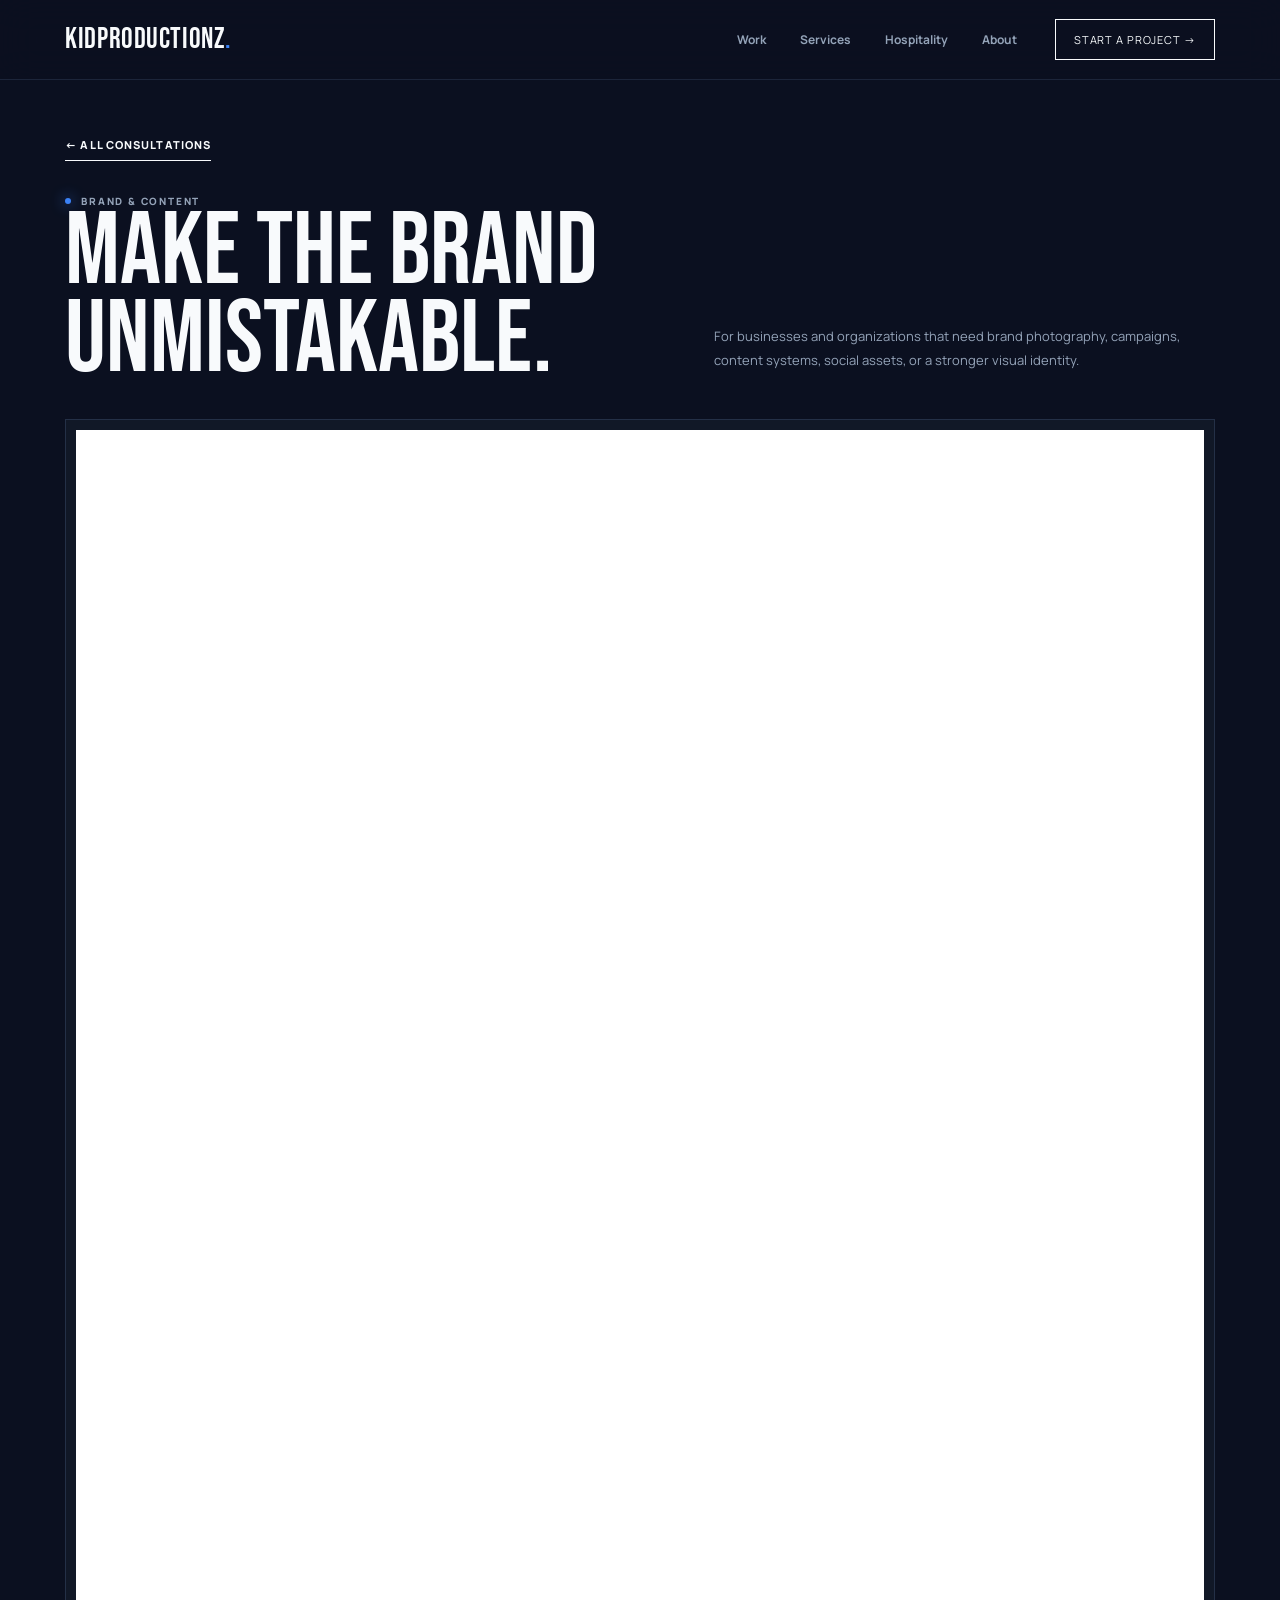
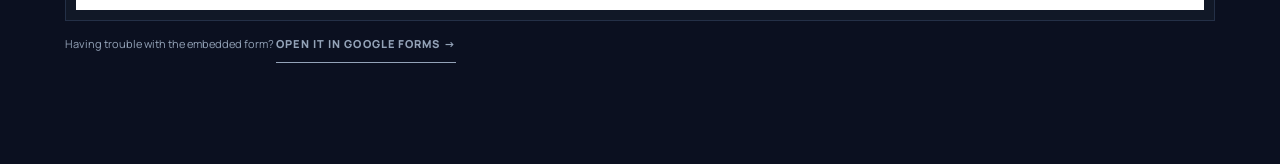
<file: consult/brand/index.html>
<!doctype html><html><head><meta charset="UTF-8"><meta name="viewport" content="width=device-width,initial-scale=1"><title>Brand & Content Consultation — KidProductionz</title><link rel="stylesheet" href="../../styles.css"><link rel="stylesheet" href="../consult.css"></head><body class="consult-page"><header class="site-header"><a class="wordmark" href="../../">KID<span>PRODUCTIONZ</span><i>.</i></a><nav class="desktop-nav"><a href="../../work/">Work</a><a href="../../services/">Services</a><a href="../../hospitality/">Hospitality</a><a href="../../about/">About</a></nav><a class="header-cta" href="../../start-project/">Start a Project →</a></header><main><section class="consult-embed-wrap content-wrap"><a class="text-link consult-back" href="../../start-project/">← All consultations</a><div class="consult-embed-head"><div><span class="eyebrow"><span class="blue-dot"></span>Brand & content</span><h1>MAKE THE BRAND UNMISTAKABLE.</h1></div><p>For businesses and organizations that need brand photography, campaigns, content systems, social assets, or a stronger visual identity.</p></div><div class="form-shell"><iframe src="https://docs.google.com/forms/d/e/1FAIpQLScBQL0kN1anolCDSvIDEW5mPQI9zwlK0qQsdI3feJatrnFeKQ/viewform?embedded=true" loading="lazy" title="KidProductionz Brand & Content Consultation Form">Loading…</iframe></div><p class="form-note">Having trouble with the embedded form? <a class="text-link" target="_blank" rel="noopener" href="https://docs.google.com/forms/d/e/1FAIpQLScBQL0kN1anolCDSvIDEW5mPQI9zwlK0qQsdI3feJatrnFeKQ/viewform">Open it in Google Forms →</a></p></section></main></body></html>
</file>
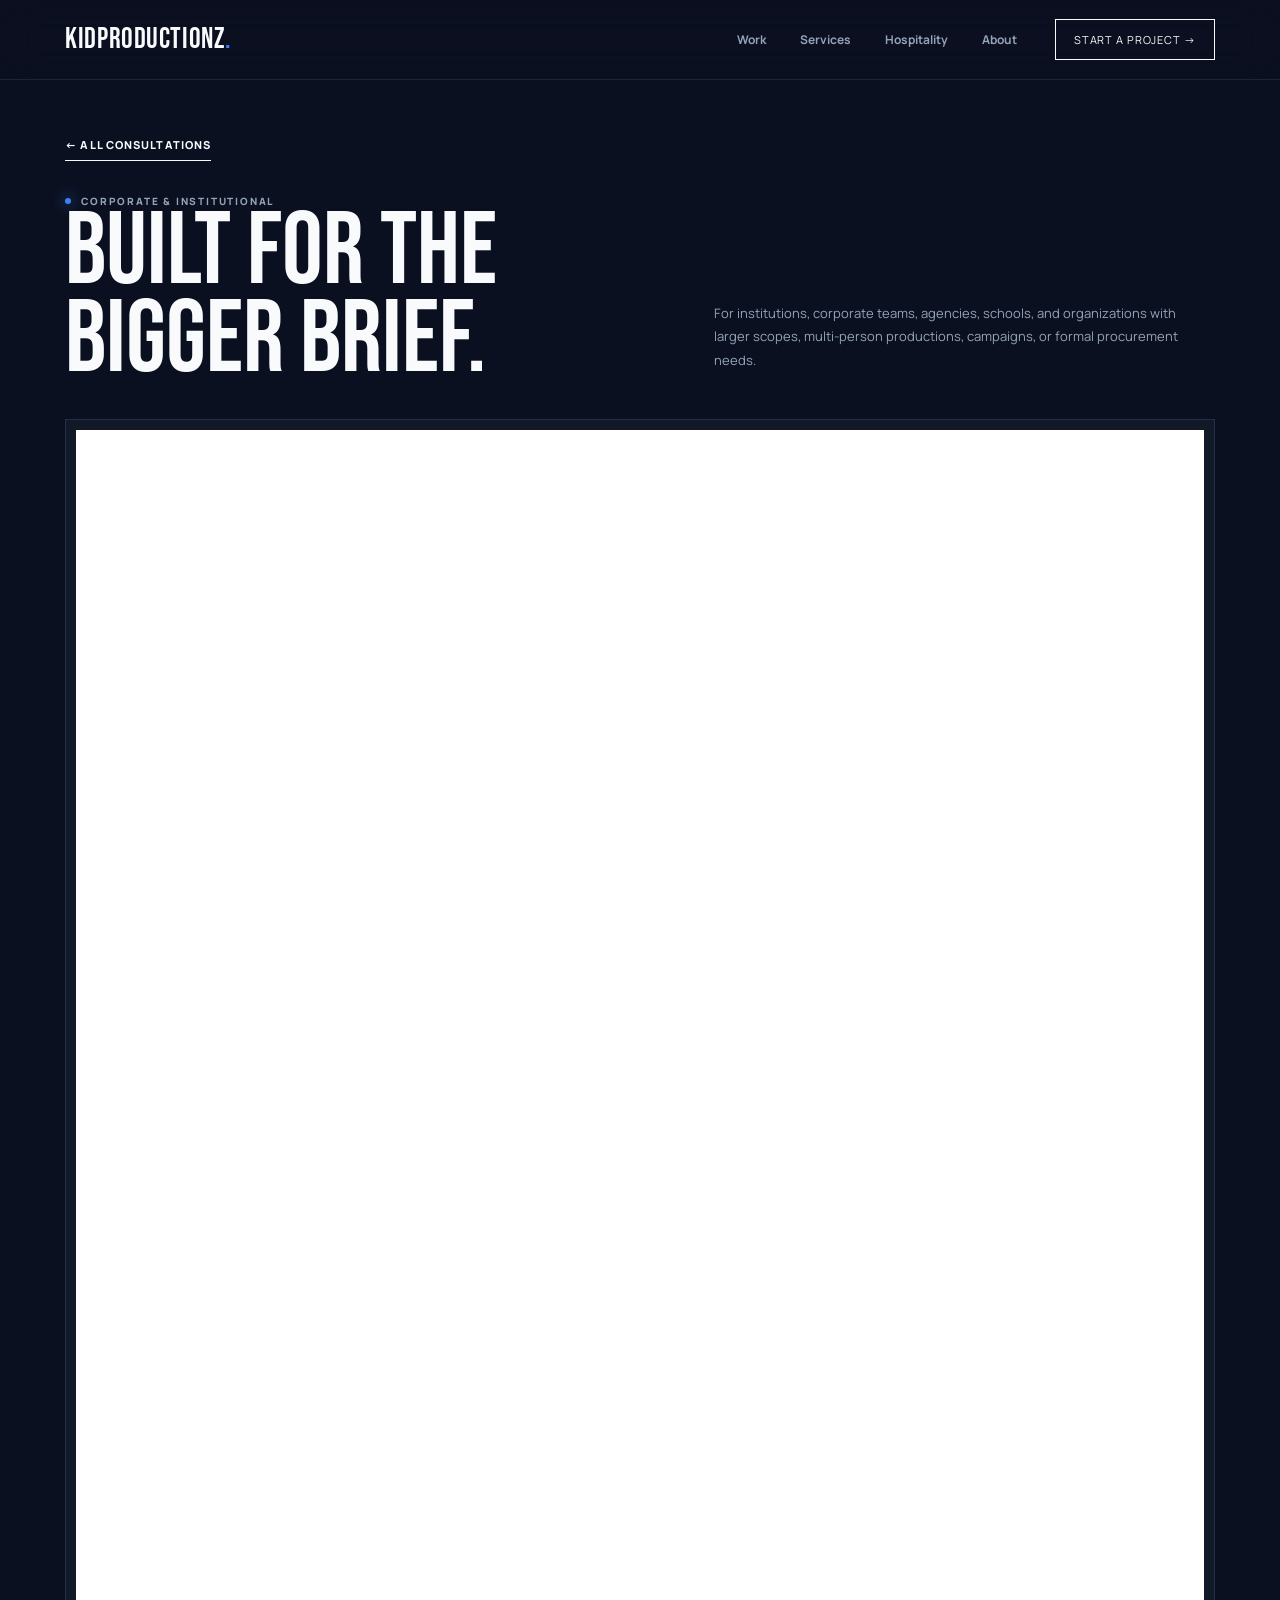
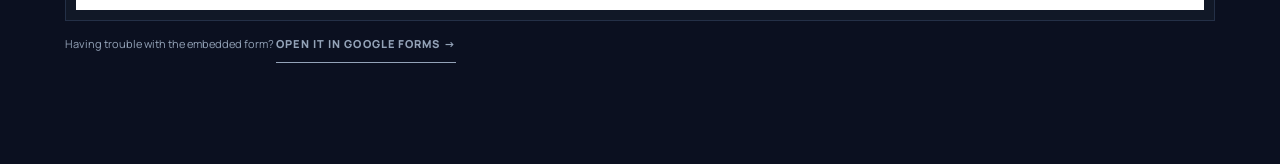
<file: consult/corporate/index.html>
<!doctype html><html><head><meta charset="UTF-8"><meta name="viewport" content="width=device-width,initial-scale=1"><title>Corporate & Institutional Inquiry — KidProductionz</title><link rel="stylesheet" href="../../styles.css"><link rel="stylesheet" href="../consult.css"></head><body class="consult-page"><header class="site-header"><a class="wordmark" href="../../">KID<span>PRODUCTIONZ</span><i>.</i></a><nav class="desktop-nav"><a href="../../work/">Work</a><a href="../../services/">Services</a><a href="../../hospitality/">Hospitality</a><a href="../../about/">About</a></nav><a class="header-cta" href="../../start-project/">Start a Project →</a></header><main><section class="consult-embed-wrap content-wrap"><a class="text-link consult-back" href="../../start-project/">← All consultations</a><div class="consult-embed-head"><div><span class="eyebrow"><span class="blue-dot"></span>Corporate & institutional</span><h1>BUILT FOR THE BIGGER BRIEF.</h1></div><p>For institutions, corporate teams, agencies, schools, and organizations with larger scopes, multi-person productions, campaigns, or formal procurement needs.</p></div><div class="form-shell"><iframe src="https://docs.google.com/forms/d/e/1FAIpQLScg0eyhLaOA4SzkNKUR_JwMKO7jCwaaxrA_W_oVXmEodCZL6Q/viewform?embedded=true" loading="lazy" title="KidProductionz Corporate & Institutional Project Inquiry">Loading…</iframe></div><p class="form-note">Having trouble with the embedded form? <a class="text-link" target="_blank" rel="noopener" href="https://docs.google.com/forms/d/e/1FAIpQLScg0eyhLaOA4SzkNKUR_JwMKO7jCwaaxrA_W_oVXmEodCZL6Q/viewform">Open it in Google Forms →</a></p></section></main></body></html>
</file>
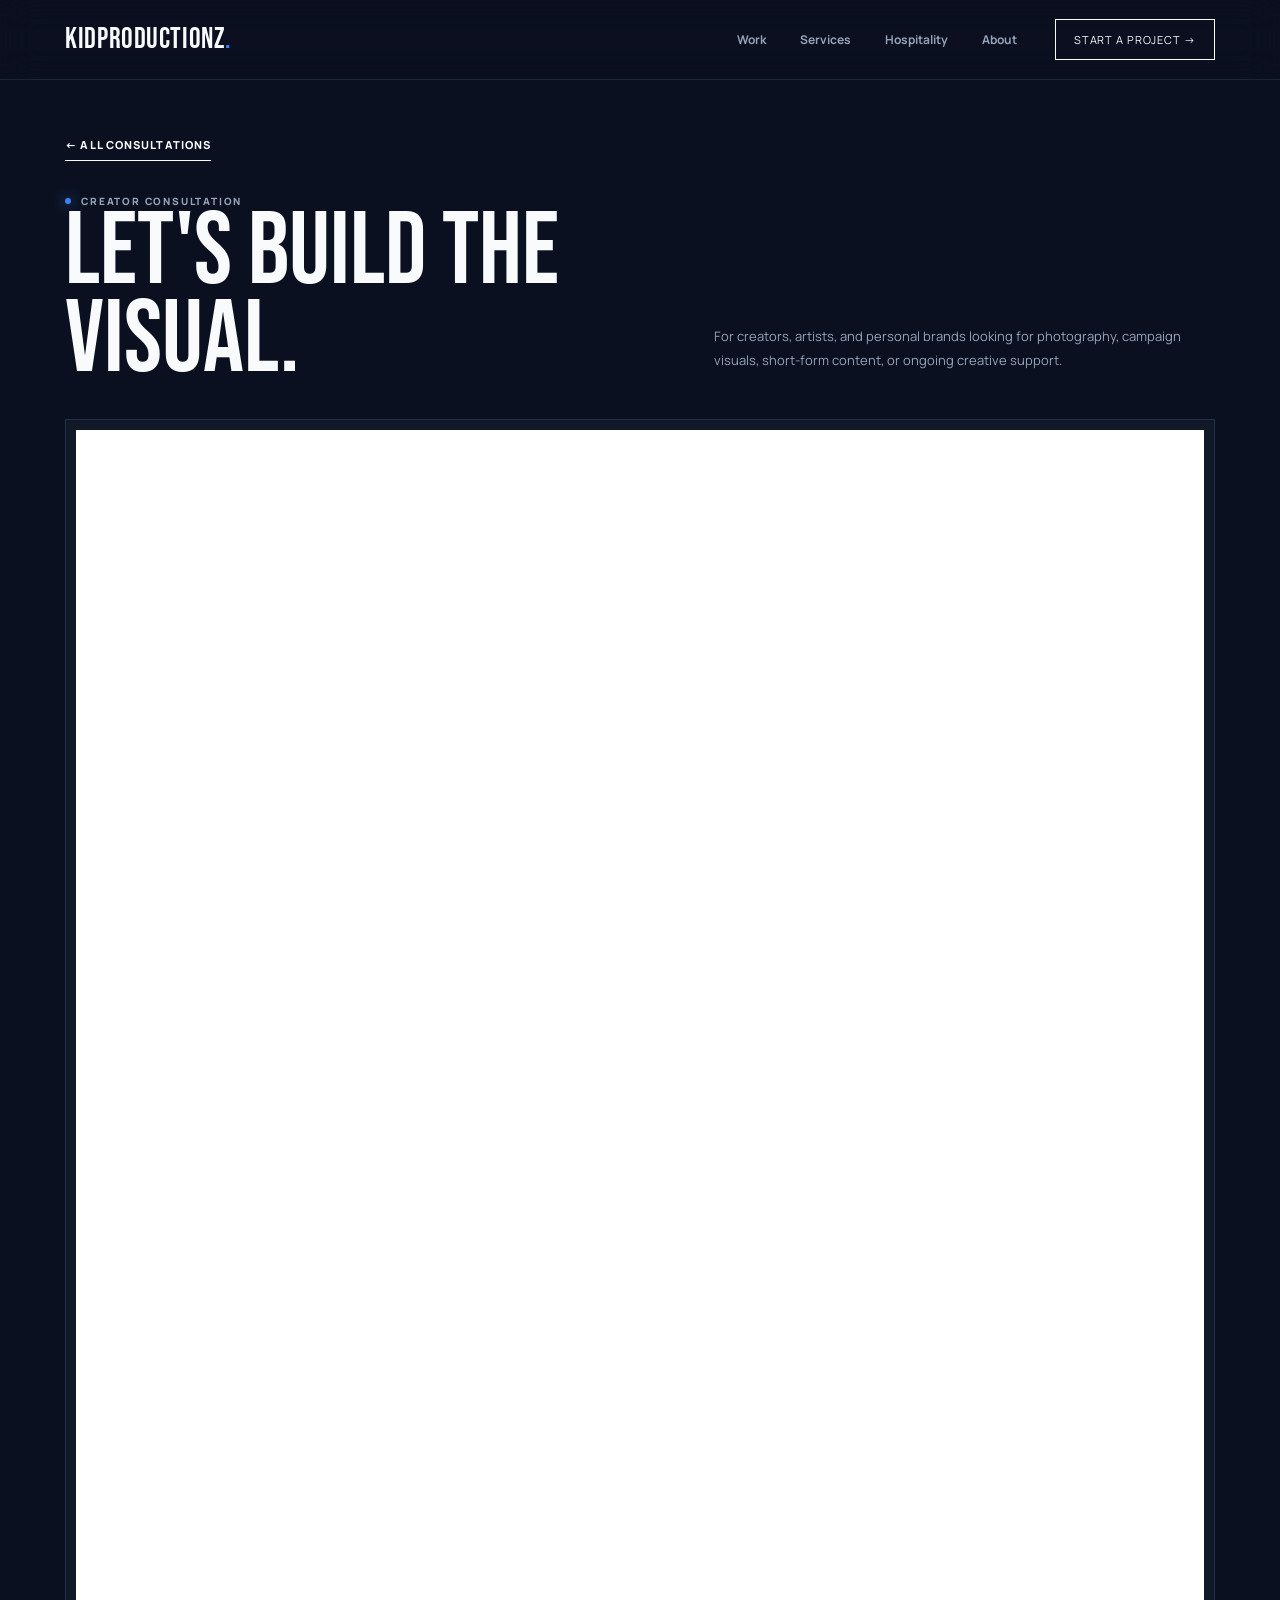
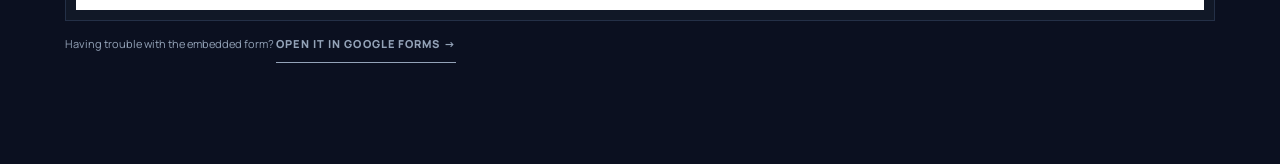
<file: consult/creator/index.html>
<!doctype html><html><head><meta charset="UTF-8"><meta name="viewport" content="width=device-width,initial-scale=1"><title>Creator Consultation — KidProductionz</title><link rel="stylesheet" href="../../styles.css"><link rel="stylesheet" href="../consult.css"></head><body class="consult-page"><header class="site-header"><a class="wordmark" href="../../">KID<span>PRODUCTIONZ</span><i>.</i></a><nav class="desktop-nav"><a href="../../work/">Work</a><a href="../../services/">Services</a><a href="../../hospitality/">Hospitality</a><a href="../../about/">About</a></nav><a class="header-cta" href="../../start-project/">Start a Project →</a></header><main><section class="consult-embed-wrap content-wrap"><a class="text-link consult-back" href="../../start-project/">← All consultations</a><div class="consult-embed-head"><div><span class="eyebrow"><span class="blue-dot"></span>Creator consultation</span><h1>LET'S BUILD THE VISUAL.</h1></div><p>For creators, artists, and personal brands looking for photography, campaign visuals, short-form content, or ongoing creative support.</p></div><div class="form-shell"><iframe src="https://docs.google.com/forms/d/e/1FAIpQLScAxsfCHNSNVajf95nC1qFpXr8ISesKQhQ54VQjtXdLENFNIw/viewform?embedded=true" loading="lazy" title="KidProductionz Creator Consultation Questionnaire">Loading…</iframe></div><p class="form-note">Having trouble with the embedded form? <a class="text-link" target="_blank" rel="noopener" href="https://docs.google.com/forms/d/e/1FAIpQLScAxsfCHNSNVajf95nC1qFpXr8ISesKQhQ54VQjtXdLENFNIw/viewform">Open it in Google Forms →</a></p></section></main></body></html>
</file>
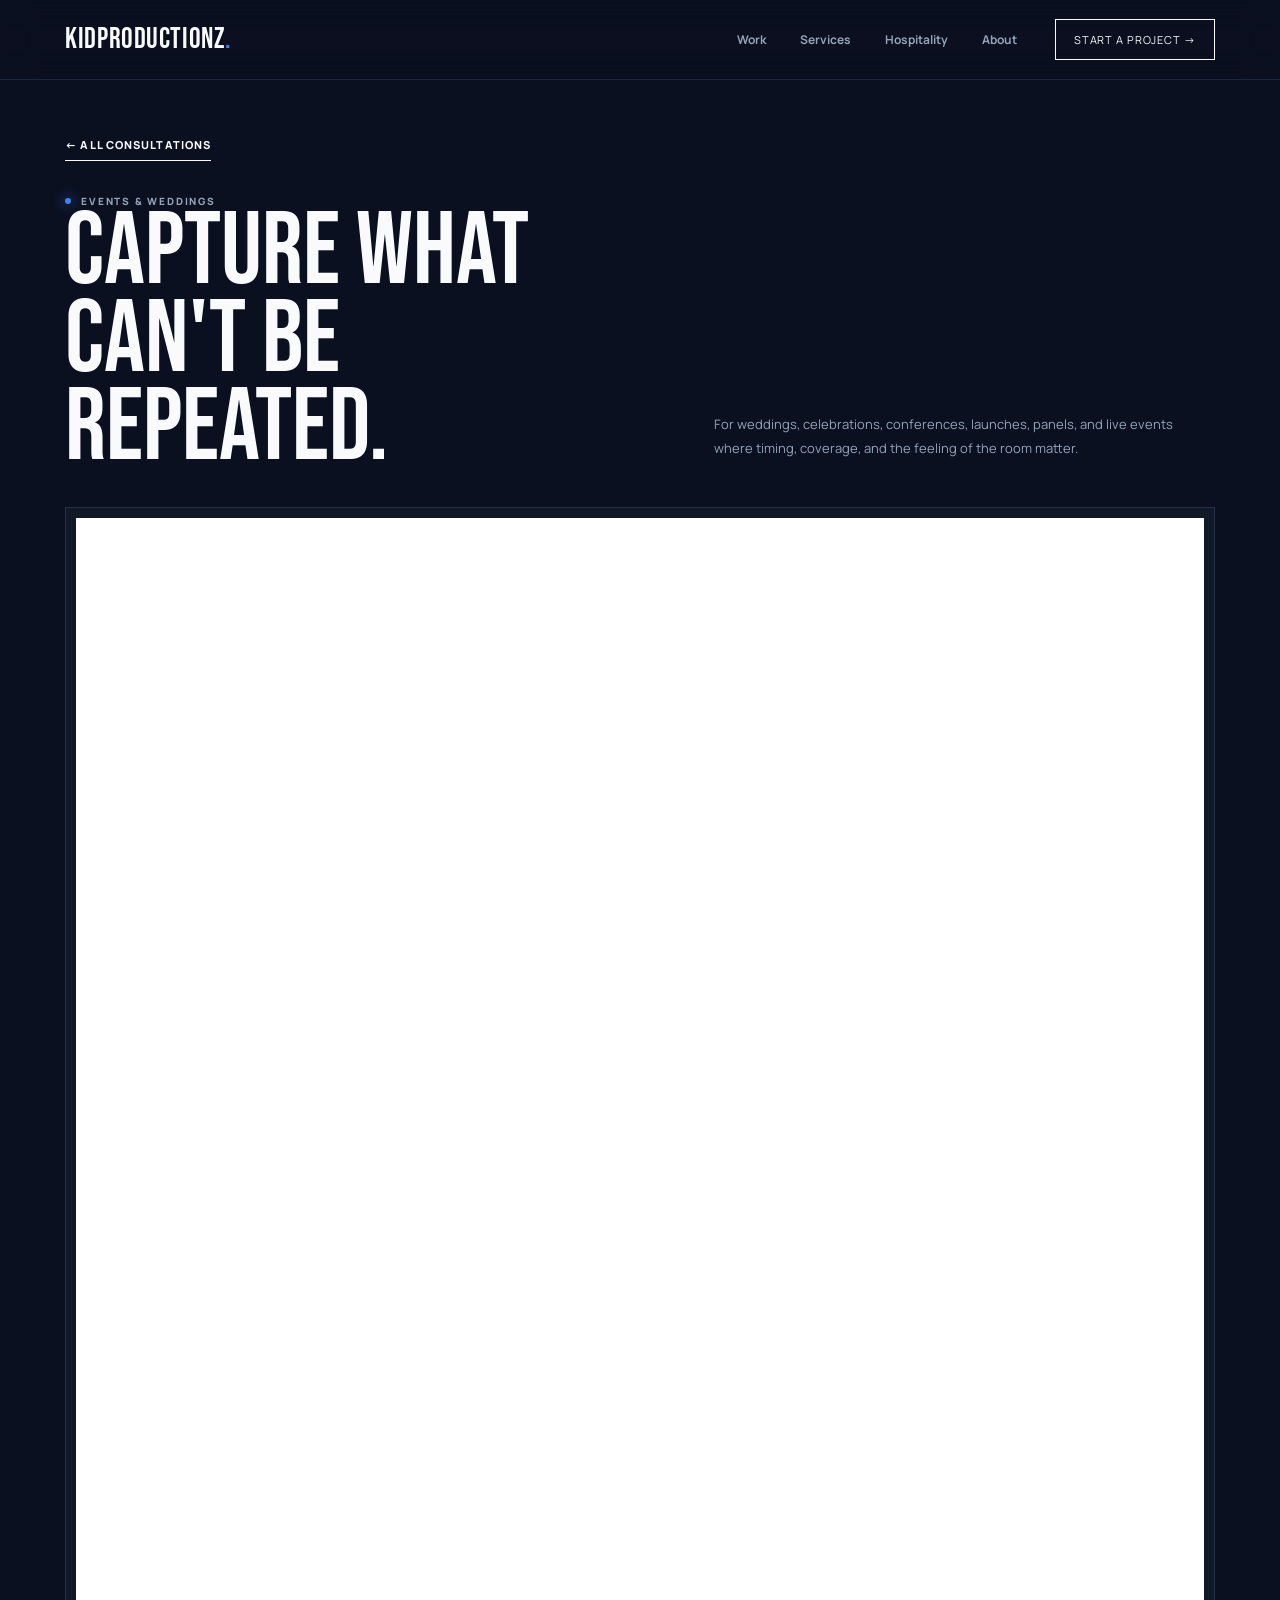
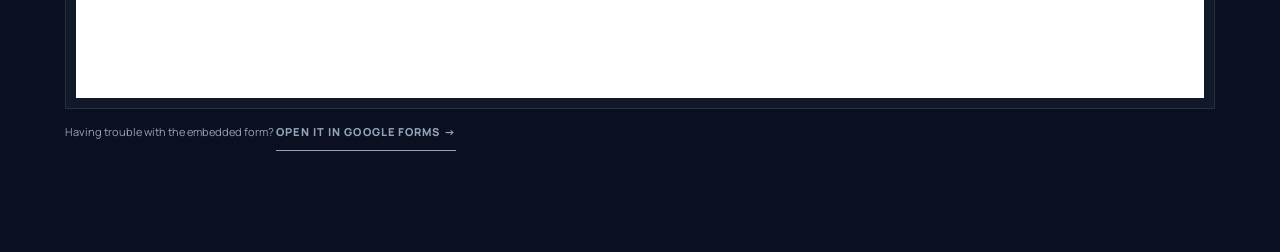
<file: consult/events/index.html>
<!doctype html><html><head><meta charset="UTF-8"><meta name="viewport" content="width=device-width,initial-scale=1"><title>Event & Wedding Consultation — KidProductionz</title><link rel="stylesheet" href="../../styles.css"><link rel="stylesheet" href="../consult.css"></head><body class="consult-page"><header class="site-header"><a class="wordmark" href="../../">KID<span>PRODUCTIONZ</span><i>.</i></a><nav class="desktop-nav"><a href="../../work/">Work</a><a href="../../services/">Services</a><a href="../../hospitality/">Hospitality</a><a href="../../about/">About</a></nav><a class="header-cta" href="../../start-project/">Start a Project →</a></header><main><section class="consult-embed-wrap content-wrap"><a class="text-link consult-back" href="../../start-project/">← All consultations</a><div class="consult-embed-head"><div><span class="eyebrow"><span class="blue-dot"></span>Events & weddings</span><h1>CAPTURE WHAT CAN'T BE REPEATED.</h1></div><p>For weddings, celebrations, conferences, launches, panels, and live events where timing, coverage, and the feeling of the room matter.</p></div><div class="form-shell"><iframe src="https://docs.google.com/forms/d/e/1FAIpQLSeTukFzXMALTQjgJQ1yiVQu9RFtqEhIO_Kt4Qc-4ppz4QivCQ/viewform?embedded=true" loading="lazy" title="KidProductionz Event & Wedding Consultation">Loading…</iframe></div><p class="form-note">Having trouble with the embedded form? <a class="text-link" target="_blank" rel="noopener" href="https://docs.google.com/forms/d/e/1FAIpQLSeTukFzXMALTQjgJQ1yiVQu9RFtqEhIO_Kt4Qc-4ppz4QivCQ/viewform">Open it in Google Forms →</a></p></section></main></body></html>
</file>
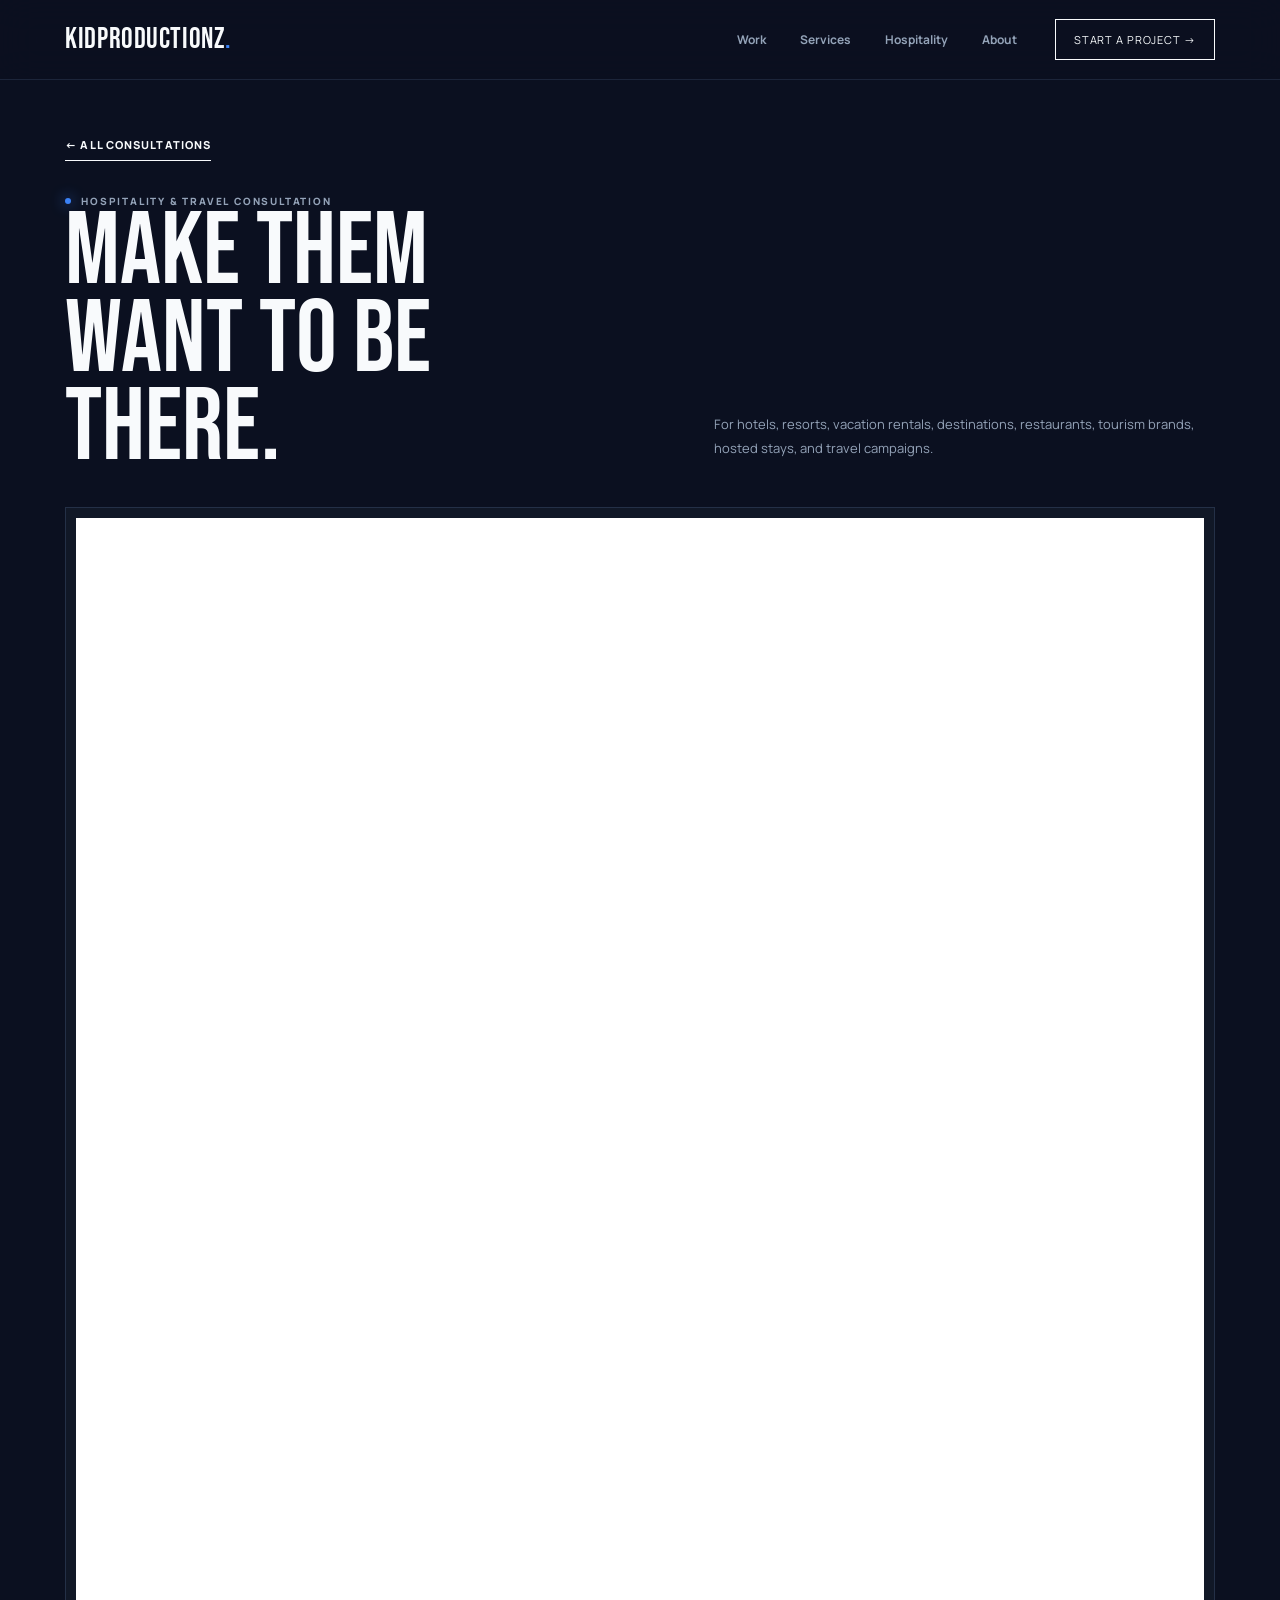
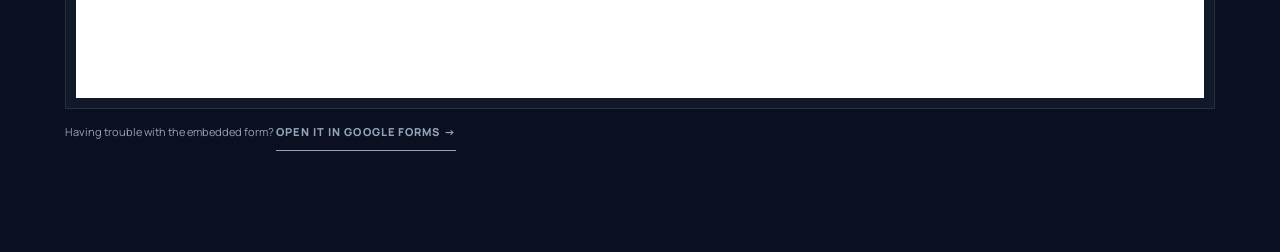
<file: consult/hospitality/index.html>
<!doctype html><html><head><meta charset="UTF-8"><meta name="viewport" content="width=device-width,initial-scale=1"><title>Hospitality & Travel Consultation — KidProductionz</title><link rel="stylesheet" href="../../styles.css"><link rel="stylesheet" href="../consult.css"></head><body class="consult-page"><header class="site-header"><a class="wordmark" href="../../">KID<span>PRODUCTIONZ</span><i>.</i></a><nav class="desktop-nav"><a href="../../work/">Work</a><a href="../../services/">Services</a><a href="../../hospitality/">Hospitality</a><a href="../../about/">About</a></nav><a class="header-cta" href="../../start-project/">Start a Project →</a></header><main><section class="consult-embed-wrap content-wrap"><a class="text-link consult-back" href="../../start-project/">← All consultations</a><div class="consult-embed-head"><div><span class="eyebrow"><span class="blue-dot"></span>Hospitality & travel consultation</span><h1>MAKE THEM WANT TO BE THERE.</h1></div><p>For hotels, resorts, vacation rentals, destinations, restaurants, tourism brands, hosted stays, and travel campaigns.</p></div><div class="form-shell"><iframe src="https://docs.google.com/forms/d/e/1FAIpQLSeIMgTeWZKxOS2ZLvIfv6v4cb6B32epy91R32tko-Q-krvGGw/viewform?embedded=true" loading="lazy" title="KidProductionz Hospitality & Travel Consultation">Loading…</iframe></div><p class="form-note">Having trouble with the embedded form? <a class="text-link" target="_blank" rel="noopener" href="https://docs.google.com/forms/d/e/1FAIpQLSeIMgTeWZKxOS2ZLvIfv6v4cb6B32epy91R32tko-Q-krvGGw/viewform">Open it in Google Forms →</a></p></section></main></body></html>
</file>
<file: styles.css>
@import url('https://fonts.googleapis.com/css2?family=Bebas+Neue&family=Manrope:wght@400;500;600;700;800&display=swap');
:root{--bg:#0b1020;--surface:#111827;--surface2:#172033;--border:#243047;--text:#f8fafc;--muted:#94a3b8;--blue:#3b82f6;--font:'Manrope',sans-serif;--display:'Bebas Neue',Impact,sans-serif}
*{box-sizing:border-box}html{scroll-behavior:smooth}body{margin:0;background:var(--bg);color:var(--text);font-family:var(--font)}a{color:inherit;text-decoration:none}img{max-width:100%;display:block}.content-wrap{max-width:1580px;margin:auto;padding-left:5.1%;padding-right:5.1%}
.site-header{position:fixed;z-index:50;top:0;left:0;right:0;height:80px;display:flex;align-items:center;padding:0 5.1%;gap:38px;background:rgba(11,16,32,.82);backdrop-filter:blur(18px);border-bottom:1px solid rgba(36,48,71,.7)}.wordmark,.footer-wordmark{font-family:var(--display);font-size:29px;letter-spacing:.02em}.wordmark i,.footer-wordmark span{color:var(--blue);font-style:normal}.desktop-nav{margin-left:auto;display:flex;gap:34px}.desktop-nav a{font-size:12px;font-weight:700;color:var(--muted)}.desktop-nav a:hover{color:var(--text)}.header-cta{border:1px solid var(--text);padding:12px 18px;font-size:11px;text-transform:uppercase;letter-spacing:.08em}.menu-toggle{display:none;margin-left:auto;background:none;border:0;color:var(--text);font-size:24px}.mobile-nav{position:fixed;z-index:49;top:64px;left:0;right:0;background:var(--bg);padding:20px 6%;border-bottom:1px solid var(--border)}.mobile-nav a{display:block;font-family:var(--display);font-size:36px;border-bottom:1px solid var(--border);padding:10px 0}main{padding-top:80px}
.eyebrow{display:inline-flex;align-items:center;gap:10px;text-transform:uppercase;font-size:10px;letter-spacing:.18em;font-weight:800;color:var(--muted)}.blue-dot{width:6px;height:6px;border-radius:50%;background:var(--blue);box-shadow:0 0 14px var(--blue)}
.hero{min-height:calc(100svh - 80px);position:relative;display:flex;align-items:flex-end;overflow:hidden}.hero-image{position:absolute;inset:0;width:100%;height:100%;object-fit:cover;filter:saturate(.82) brightness(.68)}.hero:after{content:'';position:absolute;inset:0;background:linear-gradient(90deg,rgba(11,16,32,.98) 0%,rgba(11,16,32,.84) 30%,rgba(11,16,32,.32) 62%,rgba(11,16,32,.06) 100%),linear-gradient(0deg,var(--bg) 0%,rgba(11,16,32,.2) 42%,transparent 75%)}.hero-content{position:relative;z-index:2;width:100%;max-width:1580px;margin:auto;padding:80px 5.1% 76px}.hero h1{font-family:var(--display);font-size:clamp(80px,10.4vw,172px);line-height:.82;font-weight:400;margin:24px 0 0;max-width:1150px}.hero h1 span{color:var(--blue)}.hero-bottom{display:flex;justify-content:space-between;align-items:flex-end;gap:40px;margin-top:36px;max-width:1120px}.hero-bottom p{max-width:420px;font-size:14px;line-height:1.8}.hero-actions{display:flex;gap:28px;align-items:center;flex-wrap:wrap}.button{display:inline-flex;align-items:center;justify-content:center;padding:15px 22px;text-transform:uppercase;font-size:11px;letter-spacing:.1em;font-weight:800;border:1px solid var(--text)}.button.primary{background:var(--text);color:var(--bg)}.button.dark{background:var(--bg);color:var(--text);border-color:var(--bg)}.text-link{display:inline-flex;gap:12px;border-bottom:1px solid currentColor;padding-bottom:8px;text-transform:uppercase;font-size:11px;font-weight:800;letter-spacing:.1em}.hero-side-note{position:absolute;z-index:2;right:5.1%;top:42%;writing-mode:vertical-rl;transform:rotate(180deg);text-transform:uppercase;font-size:9px;letter-spacing:.18em}.ticker{overflow:hidden;border-top:1px solid var(--border);border-bottom:1px solid var(--border)}.ticker-track{display:flex;width:max-content;white-space:nowrap;animation:ticker 28s linear infinite}.ticker span{padding:15px 28px;font-size:10px;text-transform:uppercase;letter-spacing:.16em;color:var(--muted)}@keyframes ticker{to{transform:translateX(-33.333%)}}
.section{padding-top:118px;padding-bottom:128px}.section-label{border-top:1px solid var(--border);padding-top:16px;display:flex;gap:24px;text-transform:uppercase;font-size:10px;letter-spacing:.16em;color:var(--muted);font-weight:800}.section-label span:first-child{color:var(--blue)}.section-lead,.work-head{display:flex;justify-content:space-between;align-items:flex-end;gap:36px;margin:50px 0}.section-lead h2,.work-head h2,.feature-content h2,.founder-copy h2,.page-intro h1,.project-cta h2{font-family:var(--display);font-weight:400;line-height:.86;margin:0}.section-lead h2,.work-head h2{font-size:clamp(64px,8vw,120px)}.section-lead h2 em,.project-cta h2 em{font-style:normal;color:var(--blue)}.section-lead p{max-width:320px;color:var(--muted);font-size:13px;line-height:1.8}.service-list{border-top:1px solid var(--border)}.service-row{display:grid;grid-template-columns:60px 1fr 320px 30px;gap:16px;align-items:center;border-bottom:1px solid var(--border);padding:26px 2px}.service-row>span{color:var(--blue);font-size:11px;font-weight:800}.service-row h3{font-family:var(--display);font-size:clamp(38px,4vw,62px);font-weight:400;margin:0}.service-row p{color:var(--muted);font-size:12px;line-height:1.6}.service-row:hover{padding-left:12px;color:var(--blue)}
.stories{background:var(--surface)}.story-grid{display:grid;grid-template-columns:1.1fr .85fr 1fr;gap:22px;align-items:start}.story-grid article:nth-child(2){margin-top:105px}.story-grid article:nth-child(3){margin-top:42px}.story-grid img{width:100%;height:430px;object-fit:cover}.story-grid article:nth-child(2) img{height:325px}.story-grid article:nth-child(3) img{height:390px}.story-caption{display:flex;justify-content:space-between;gap:18px;border-top:1px solid var(--border);margin-top:16px;padding-top:14px}.story-caption h3{font-family:var(--display);font-size:40px;margin:0;font-weight:400}.story-caption p{max-width:160px;margin:0;color:var(--muted);font-size:11px;line-height:1.6}
.feature{position:relative;min-height:660px;display:flex;align-items:center;overflow:hidden}.feature>img{position:absolute;inset:0;width:100%;height:100%;object-fit:cover}.feature-overlay{position:absolute;inset:0;background:linear-gradient(90deg,rgba(11,16,32,.96),rgba(11,16,32,.74) 36%,rgba(11,16,32,.08) 82%),linear-gradient(0deg,rgba(11,16,32,.72),transparent 60%)}.feature-content{position:relative;z-index:2;width:100%}.feature-content h2{font-size:clamp(72px,9vw,138px);margin:34px 0 24px;max-width:850px}.feature-content p{max-width:430px;line-height:1.8;font-size:14px;margin-bottom:30px}.work-grid{display:grid;grid-template-columns:1.2fr .8fr;gap:58px 28px}.work-grid article:nth-child(2){margin-top:110px}.work-grid article:nth-child(3){width:76%;margin-left:14%}.work-grid article:nth-child(4){margin-top:-50px}.work-grid img{width:100%;height:500px;object-fit:cover}.work-grid article:nth-child(2) img{height:360px}.work-grid article:nth-child(3) img{height:340px}.work-grid article:nth-child(4) img{height:420px}.work-meta{display:flex;justify-content:space-between;gap:18px;border-top:1px solid var(--border);margin-top:16px;padding-top:13px}.work-meta strong{font-family:var(--display);font-size:28px;font-weight:400}.work-meta span{color:var(--muted);font-size:10px;text-transform:uppercase;letter-spacing:.1em;text-align:right}
.founder{display:grid;grid-template-columns:1fr 1fr;gap:9%;align-items:center}.founder-visual{height:560px;overflow:hidden;background:var(--surface)}.founder-visual img{width:100%;height:100%;object-fit:cover}.founder-copy h2{font-size:clamp(70px,8vw,124px);margin:34px 0 28px}.founder-copy p{max-width:500px;color:var(--muted);line-height:1.9;font-size:14px}.founder-signoff{border-top:1px solid var(--border);margin-top:46px;padding-top:18px;text-transform:uppercase;font-size:11px;letter-spacing:.08em}.founder-signoff span{color:var(--muted)}.project-cta{background:var(--blue);color:#fff;padding:105px 0}.project-cta h2{font-size:clamp(72px,10vw,155px);margin:34px 0 36px}.project-cta h2 em{color:var(--bg)}.cta-bottom{border-top:1px solid rgba(255,255,255,.4);padding-top:24px;display:flex;justify-content:space-between;align-items:center}
.site-footer{display:flex;justify-content:space-between;gap:60px;padding-top:88px;padding-bottom:40px}.footer-wordmark{font-size:52px}.site-footer p{color:var(--muted);font-size:13px;line-height:1.75}.footer-links{display:flex;gap:80px}.footer-links>div{display:flex;flex-direction:column;gap:12px}.footer-links b{text-transform:uppercase;font-size:10px;letter-spacing:.15em;color:var(--muted);margin-bottom:10px}.footer-links a{font-size:12px}
.page-intro{padding:110px 0 90px;border-bottom:1px solid var(--border)}.page-intro h1{font-size:clamp(82px,12vw,180px);text-transform:uppercase;margin:36px 0}.page-intro p{max-width:560px;color:var(--muted);font-size:15px;line-height:1.8}.interior-grid{display:grid;grid-template-columns:1fr 1fr;gap:8%;align-items:start}.interior-grid h2{font-family:var(--display);font-size:clamp(64px,7vw,106px);line-height:.86;font-weight:400;margin:0}.interior-grid p{color:var(--muted);line-height:1.9;font-size:14px}.detail-list{margin-top:60px;border-top:1px solid var(--border)}.detail-row{display:grid;grid-template-columns:70px 1fr 1fr;gap:30px;padding:30px 0;border-bottom:1px solid var(--border)}.detail-row span{color:var(--blue);font-weight:800}.detail-row h3{font-family:var(--display);font-size:52px;font-weight:400;margin:0}.detail-row p{color:var(--muted);line-height:1.8;font-size:14px;margin:0}.contact-layout{display:grid;grid-template-columns:.85fr 1.15fr;gap:8%}.contact-form{border-top:1px solid var(--border)}.field{display:flex;flex-direction:column;gap:8px;margin-top:24px}.field label{font-size:10px;text-transform:uppercase;letter-spacing:.12em;font-weight:800}.field input,.field textarea,.field select{background:var(--surface);border:1px solid var(--border);color:var(--text);padding:16px;font:inherit}.field textarea{min-height:150px}.form-row{display:grid;grid-template-columns:1fr 1fr;gap:20px}
.creator-hospitality{padding:118px 0 124px;background:var(--surface);border-top:1px solid var(--border);border-bottom:1px solid var(--border)}.creator-hospitality-head{display:grid;grid-template-columns:1.45fr .55fr;gap:7%;align-items:end;margin-bottom:52px}.creator-hospitality-head h2{font-family:var(--display);font-size:clamp(68px,7.5vw,118px);line-height:.86;font-weight:400;margin:32px 0 0}.creator-hospitality-head h2 em{font-style:normal;color:var(--blue)}.creator-hospitality-head>p{color:var(--muted);font-size:14px;line-height:1.85;margin:0 0 6px}.tiktok-grid{display:grid;grid-template-columns:repeat(3,minmax(0,1fr));gap:24px;align-items:start}.tiktok-grid .tiktok-embed{width:100%!important;min-width:0!important;max-width:none!important;margin:0!important;border-radius:18px!important;overflow:hidden}.creator-hospitality-foot{display:flex;justify-content:space-between;align-items:flex-end;gap:30px;border-top:1px solid var(--border);margin-top:44px;padding-top:24px}.creator-hospitality-foot strong{display:block;font-size:11px;letter-spacing:.12em}.creator-hospitality-foot span{display:block;color:var(--muted);font-size:12px;margin-top:7px}
@media(max-width:900px){.desktop-nav,.header-cta{display:none}.menu-toggle{display:block}.hero-bottom,.section-lead,.work-head,.site-footer{align-items:flex-start;flex-direction:column}.service-row{grid-template-columns:42px 1fr 28px}.service-row p{display:none}.story-grid{grid-template-columns:1fr 1fr}.story-grid article:nth-child(3){grid-column:1/-1;width:75%;justify-self:end}.work-grid{gap:40px 15px}.founder{gap:5%}.footer-links{gap:40px}.creator-hospitality-head{grid-template-columns:1fr;gap:28px}.tiktok-grid{grid-template-columns:1fr 1fr}.tiktok-grid .tiktok-embed:nth-child(3){grid-column:1/-1;justify-self:center;max-width:420px!important}}
@media(max-width:640px){.site-header{height:64px;padding:0 6%}.wordmark{font-size:24px}main{padding-top:64px}.content-wrap{padding-left:6%;padding-right:6%}.hero{min-height:calc(100svh - 64px)}.hero-content{padding:50px 6% 54px}.hero h1{font-size:clamp(66px,16vw,100px)}.hero-image{filter:saturate(.8) brightness(.52);object-position:58% center}.hero:after{background:linear-gradient(0deg,var(--bg),rgba(11,16,32,.84) 35%,rgba(11,16,32,.15) 100%)}.hero-side-note{display:none}.section{padding-top:80px;padding-bottom:86px}.section-lead h2,.work-head h2{font-size:72px}.story-grid{gap:25px 12px}.story-grid img{height:280px}.story-grid article:nth-child(2){margin-top:55px}.story-grid article:nth-child(2) img{height:220px}.story-grid article:nth-child(3){margin-top:0}.story-grid article:nth-child(3) img{height:240px}.feature{min-height:560px;align-items:flex-end}.feature-content{padding-bottom:65px}.feature-content h2{font-size:72px}.work-grid img{height:300px}.work-grid article:nth-child(2){margin-top:60px}.work-grid article:nth-child(2) img{height:220px}.work-grid article:nth-child(3){width:100%;margin-left:0}.work-grid article:nth-child(4){margin-top:35px}.work-meta{display:block}.work-meta span{display:block;text-align:left;margin-top:5px}.founder{display:flex;flex-direction:column-reverse;gap:48px}.founder-visual{height:390px;width:100%}.founder-copy h2{font-size:78px}.project-cta{padding:80px 0}.project-cta h2{font-size:70px}.cta-bottom{align-items:flex-start;flex-direction:column;gap:25px}.site-footer{padding-top:70px}.footer-links{flex-wrap:wrap}.page-intro{padding:80px 0 65px}.page-intro h1{font-size:76px}.interior-grid,.contact-layout{grid-template-columns:1fr;gap:40px}.detail-row{grid-template-columns:34px 1fr}.detail-row p{grid-column:2}.form-row{grid-template-columns:1fr}.creator-hospitality{padding:78px 0 84px}.creator-hospitality-head{margin-bottom:34px}.creator-hospitality-head h2{font-size:68px}.tiktok-grid{grid-template-columns:1fr;gap:22px}.tiktok-grid .tiktok-embed:nth-child(3){grid-column:auto;max-width:none!important}.creator-hospitality-foot{align-items:flex-start;flex-direction:column;margin-top:34px}}
</file>
<file: sales-os/sales-os.css>
.sales-os-page{background:var(--bg)}.sales-hero{position:relative;min-height:calc(100svh - 80px);display:flex;align-items:flex-end;overflow:hidden;border-bottom:1px solid var(--border)}.sales-hero:before{content:'';position:absolute;width:62vw;height:62vw;right:-20vw;top:-18vw;border-radius:50%;background:radial-gradient(circle,rgba(59,130,246,.22),rgba(59,130,246,.05) 42%,transparent 70%)}.sales-hero-inner{position:relative;z-index:2;width:100%;padding-top:120px;padding-bottom:82px}.sales-kicker{display:flex;align-items:center;gap:10px;text-transform:uppercase;letter-spacing:.18em;font-size:10px;font-weight:800;color:var(--muted)}.sales-hero h1{font-family:var(--display);font-weight:400;font-size:clamp(90px,12vw,188px);line-height:.8;margin:30px 0 34px;max-width:1220px}.sales-hero h1 span{color:var(--blue)}.sales-hero-bottom{display:flex;justify-content:space-between;align-items:flex-end;gap:40px;max-width:1060px}.sales-hero-bottom p{max-width:550px;color:var(--muted);font-size:14px;line-height:1.85}.sales-orbit{position:absolute;right:4.5%;top:18%;width:290px;height:290px;border:1px solid rgba(59,130,246,.32);border-radius:50%;opacity:.7}.sales-orbit:before,.sales-orbit:after{content:'';position:absolute;inset:36px;border:1px solid rgba(148,163,184,.16);border-radius:50%}.sales-orbit:after{inset:84px}.sales-orbit span{position:absolute;font-size:8px;letter-spacing:.16em;color:var(--muted)}.sales-orbit span:nth-child(1){top:16px;left:50%;transform:translateX(-50%)}.sales-orbit span:nth-child(2){right:-20px;top:50%;transform:rotate(90deg)}.sales-orbit span:nth-child(3){bottom:16px;left:50%;transform:translateX(-50%)}.sales-orbit span:nth-child(4){left:-30px;top:50%;transform:rotate(-90deg)}.sales-showcase{padding:108px 0 116px;background:#050a14;border-bottom:1px solid var(--border)}.sales-showcase-head{display:grid;grid-template-columns:1.08fr .92fr;gap:8%;align-items:end;margin:46px 0 42px}.sales-showcase-head h2{font-family:var(--display);font-weight:400;font-size:clamp(72px,8vw,122px);line-height:.84;margin:24px 0 0}.sales-showcase-head>p{color:var(--muted);font-size:14px;line-height:1.9;max-width:520px;margin:0 0 8px}.system-grid{display:grid;grid-template-columns:repeat(4,1fr);border-top:1px solid var(--border);border-bottom:1px solid var(--border);margin-bottom:42px}.system-grid article{padding:24px 22px 28px 0;border-right:1px solid var(--border)}.system-grid article+article{padding-left:22px}.system-grid article:last-child{border-right:0}.system-grid b{display:block;color:var(--blue);font-size:10px;letter-spacing:.16em;margin-bottom:22px}.system-grid h3{font-family:var(--display);font-weight:400;font-size:34px;margin:0 0 10px}.system-grid p{color:var(--muted);font-size:11px;line-height:1.7;margin:0}.system-screen{max-width:980px;margin:0 auto 34px;border:1px solid #24436d;border-radius:18px;background:linear-gradient(145deg,#08111f,#0d1726);box-shadow:0 20px 80px rgba(0,0,0,.26),0 0 34px rgba(37,99,235,.08);overflow:hidden}.system-screen-top{display:flex;justify-content:space-between;gap:20px;padding:16px 20px;border-bottom:1px solid #20304b;font-size:9px;letter-spacing:.14em;text-transform:uppercase;color:#a8b5c9}.system-screen-top span:first-child{color:#fff;font-weight:800}.system-screen-body{display:grid;grid-template-columns:1fr 1.2fr;gap:28px;padding:32px}.system-alert{display:flex;flex-direction:column;justify-content:center;min-height:190px;padding:28px;border:1px solid #21344f;border-radius:12px;background:#0d1726}.system-alert small{color:#60a5fa;letter-spacing:.14em;margin-bottom:14px}.system-alert strong{font-size:27px;line-height:1.2}.system-actions{display:grid;grid-template-columns:1fr 1fr;gap:12px}.system-actions span{display:flex;align-items:center;min-height:88px;padding:18px;border:1px solid #26456f;border-radius:10px;background:linear-gradient(180deg,#10284f,#0a162a);font-size:12px;font-weight:700}.sales-split{display:grid;grid-template-columns:1.1fr .9fr;gap:9%;align-items:start;margin-top:54px}.sales-split h2,.sales-audience h2,.sales-preview h2{font-family:var(--display);font-weight:400;line-height:.84;margin:0}.sales-split h2{font-size:clamp(72px,8vw,126px)}.sales-split p{color:var(--muted);font-size:14px;line-height:1.95;margin:0 0 24px}.sales-features{background:var(--surface);padding:110px 0 118px}.sales-feature-grid{display:grid;grid-template-columns:repeat(4,1fr);margin-top:46px;border-top:1px solid var(--border);border-bottom:1px solid var(--border)}.sales-feature-grid article{padding:30px 24px 34px 0;border-right:1px solid var(--border)}.sales-feature-grid article+article{padding-left:24px}.sales-feature-grid article:last-child{border-right:0}.sales-feature-grid b{display:block;color:var(--blue);font-size:10px;letter-spacing:.18em;margin-bottom:36px}.sales-feature-grid h3{font-family:var(--display);font-size:50px;font-weight:400;margin:0 0 14px}.sales-feature-grid p{color:var(--muted);font-size:12px;line-height:1.75;margin:0}.sales-audience{display:grid;grid-template-columns:1fr 1fr;gap:8%;align-items:end;margin-top:50px}.sales-audience h2{font-size:clamp(70px,8vw,120px)}.sales-audience h2 em,.sales-preview h2 em{font-style:normal;color:var(--blue)}.sales-audience-copy p{color:var(--muted);max-width:540px;line-height:1.9;font-size:14px}.sales-stack{border-top:1px solid var(--border)}.sales-stack div{display:flex;gap:24px;align-items:center;border-bottom:1px solid var(--border);padding:20px 0}.sales-stack span{color:var(--blue);font-size:10px;font-weight:800}.sales-stack b{font-family:var(--display);font-size:36px;font-weight:400}.sales-preview{position:relative;overflow:hidden;background:linear-gradient(135deg,var(--surface2),var(--bg));padding:110px 0}.sales-preview:after{content:'KP';position:absolute;right:2%;bottom:-20%;font-family:var(--display);font-size:390px;line-height:.8;color:rgba(59,130,246,.055);pointer-events:none}.sales-preview .content-wrap{position:relative;z-index:2}.sales-preview h2{font-size:clamp(86px,10vw,150px);margin:32px 0 26px;max-width:1000px}.sales-preview p{max-width:540px;color:var(--muted);font-size:14px;line-height:1.85;margin-bottom:30px}@media(max-width:900px){.sales-orbit{display:none}.sales-showcase-head,.sales-split,.sales-audience{grid-template-columns:1fr;gap:38px}.system-grid{grid-template-columns:1fr 1fr}.system-grid article:nth-child(2){border-right:0}.system-grid article:nth-child(-n+2){border-bottom:1px solid var(--border)}.system-screen-body{grid-template-columns:1fr}.sales-feature-grid{grid-template-columns:1fr 1fr}.sales-feature-grid article:nth-child(2){border-right:0}.sales-feature-grid article:nth-child(-n+2){border-bottom:1px solid var(--border)}}@media(max-width:640px){.sales-hero{min-height:calc(100svh - 64px)}.sales-hero-inner{padding-top:76px;padding-bottom:58px}.sales-hero h1{font-size:clamp(72px,19vw,106px)}.sales-hero-bottom{flex-direction:column;align-items:flex-start;gap:24px}.sales-showcase{padding:72px 0 80px}.sales-showcase-head h2{font-size:70px}.system-grid{grid-template-columns:1fr}.system-grid article,.system-grid article+article{padding:22px 0;border-right:0;border-bottom:1px solid var(--border)}.system-grid article:last-child{border-bottom:0}.system-screen{border-radius:12px}.system-screen-top{flex-direction:column;gap:6px}.system-screen-body{padding:18px}.system-alert{min-height:140px;padding:20px}.system-alert strong{font-size:22px}.system-actions{grid-template-columns:1fr}.system-actions span{min-height:62px}.sales-split h2{font-size:70px}.sales-features{padding:78px 0 82px}.sales-feature-grid{grid-template-columns:1fr}.sales-feature-grid article,.sales-feature-grid article+article{padding:24px 0;border-right:0;border-bottom:1px solid var(--border)}.sales-feature-grid article:last-child{border-bottom:0}.sales-audience h2{font-size:72px}.sales-preview{padding:80px 0}.sales-preview h2{font-size:76px}.sales-preview:after{font-size:220px;right:-12%;bottom:-4%}}
</file>
<file: consult/consult.css>
.consult-page .page-intro{padding-bottom:64px}.consult-grid{display:grid;grid-template-columns:repeat(2,minmax(0,1fr));gap:18px;padding-top:54px;padding-bottom:100px}.consult-card{min-height:300px;border:1px solid var(--border);background:linear-gradient(145deg,var(--surface),var(--bg));padding:32px;display:flex;flex-direction:column;justify-content:space-between;transition:.25s ease}.consult-card:hover{transform:translateY(-4px);border-color:var(--blue)}.consult-card b{color:var(--blue);font-size:10px;letter-spacing:.18em}.consult-card h2{font-family:var(--display);font-size:58px;line-height:.92;font-weight:400;margin:28px 0 18px}.consult-card p{color:var(--muted);font-size:13px;line-height:1.8;max-width:460px}.consult-card .text-link{align-self:flex-start;margin-top:26px}.consult-embed-wrap{padding-top:52px;padding-bottom:90px}.consult-back{display:inline-flex;margin-bottom:26px}.consult-embed-head{display:grid;grid-template-columns:1fr .9fr;gap:8%;align-items:end;margin-bottom:34px}.consult-embed-head h1{font-family:var(--display);font-size:clamp(70px,8vw,116px);font-weight:400;line-height:.86;margin:0}.consult-embed-head p{color:var(--muted);line-height:1.8;font-size:13px}.form-shell{border:1px solid var(--border);background:var(--surface);padding:10px}.form-shell iframe{display:block;width:100%;min-height:1180px;border:0;background:#fff}.form-note{color:var(--muted);font-size:11px;line-height:1.7;margin-top:14px}@media(max-width:760px){.consult-grid{grid-template-columns:1fr}.consult-card{min-height:250px}.consult-embed-head{grid-template-columns:1fr;gap:22px}.form-shell{padding:4px}.form-shell iframe{min-height:1250px}}
</file>
